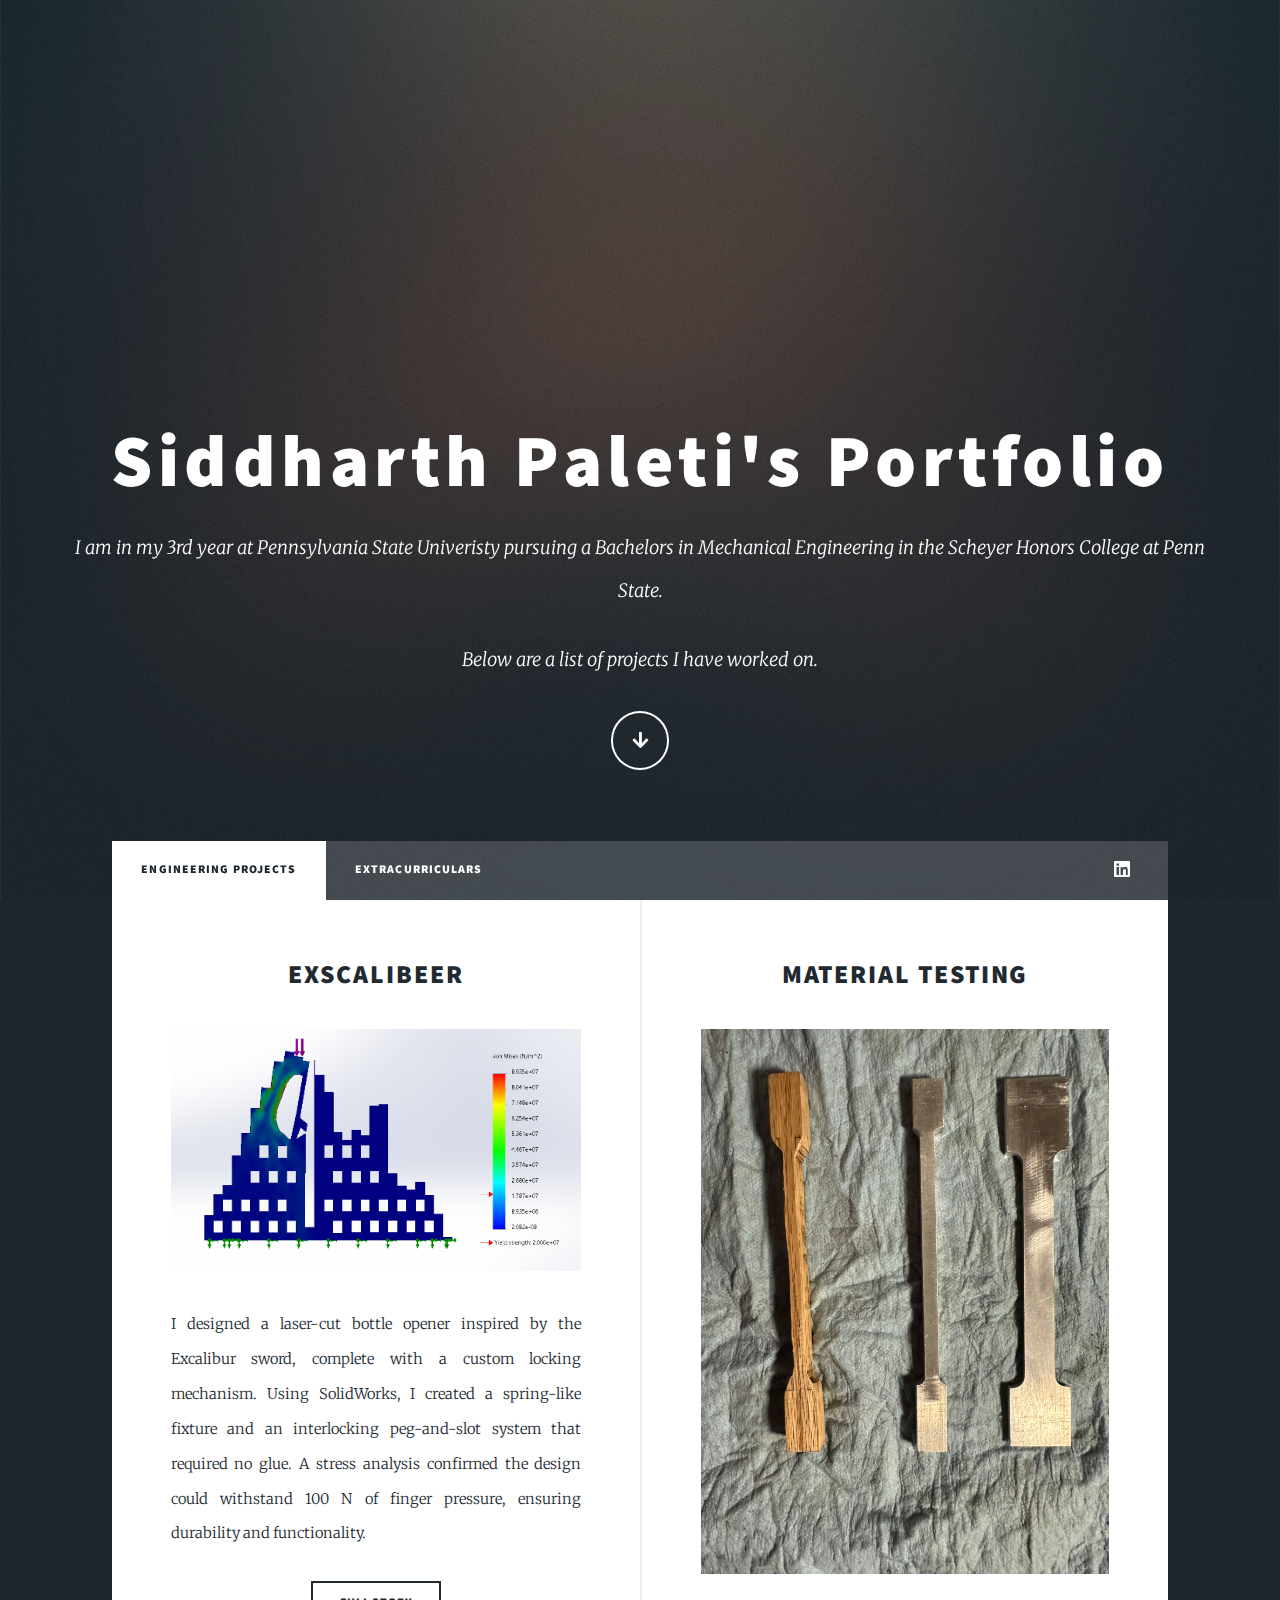
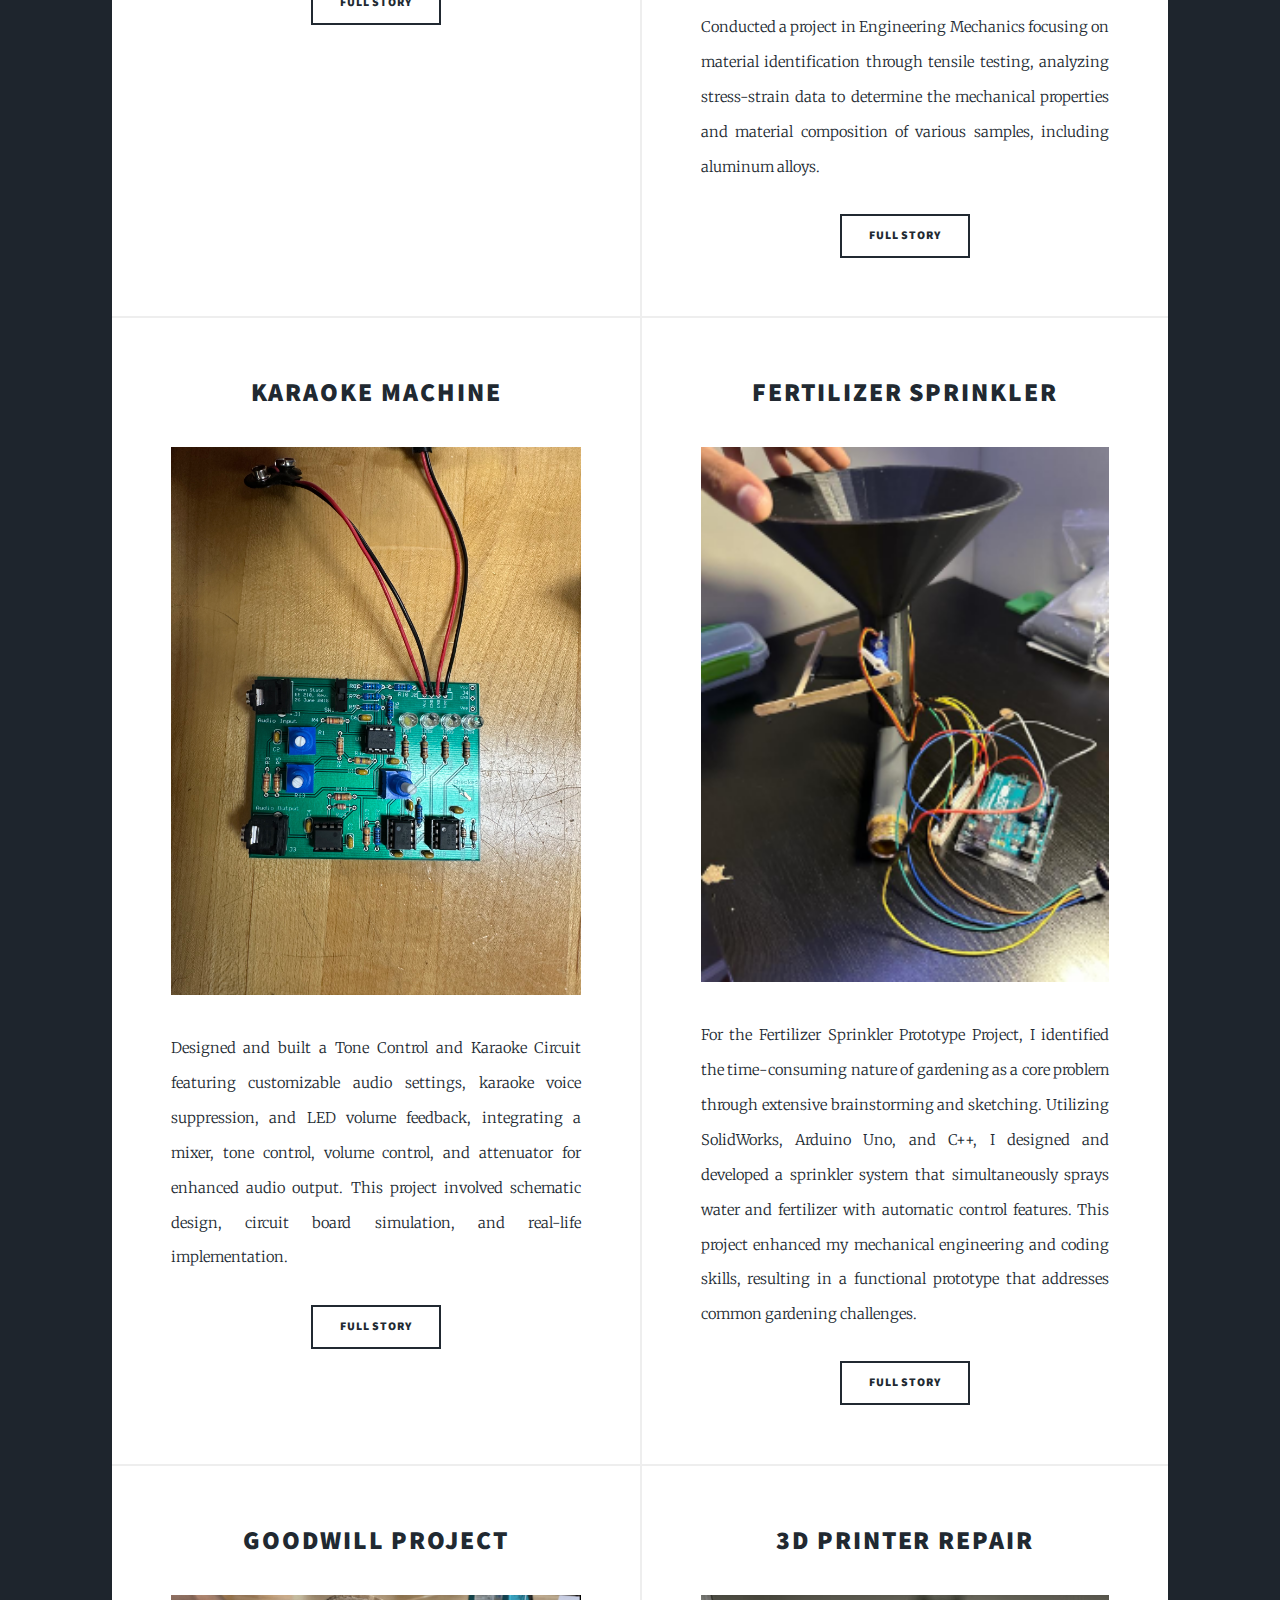
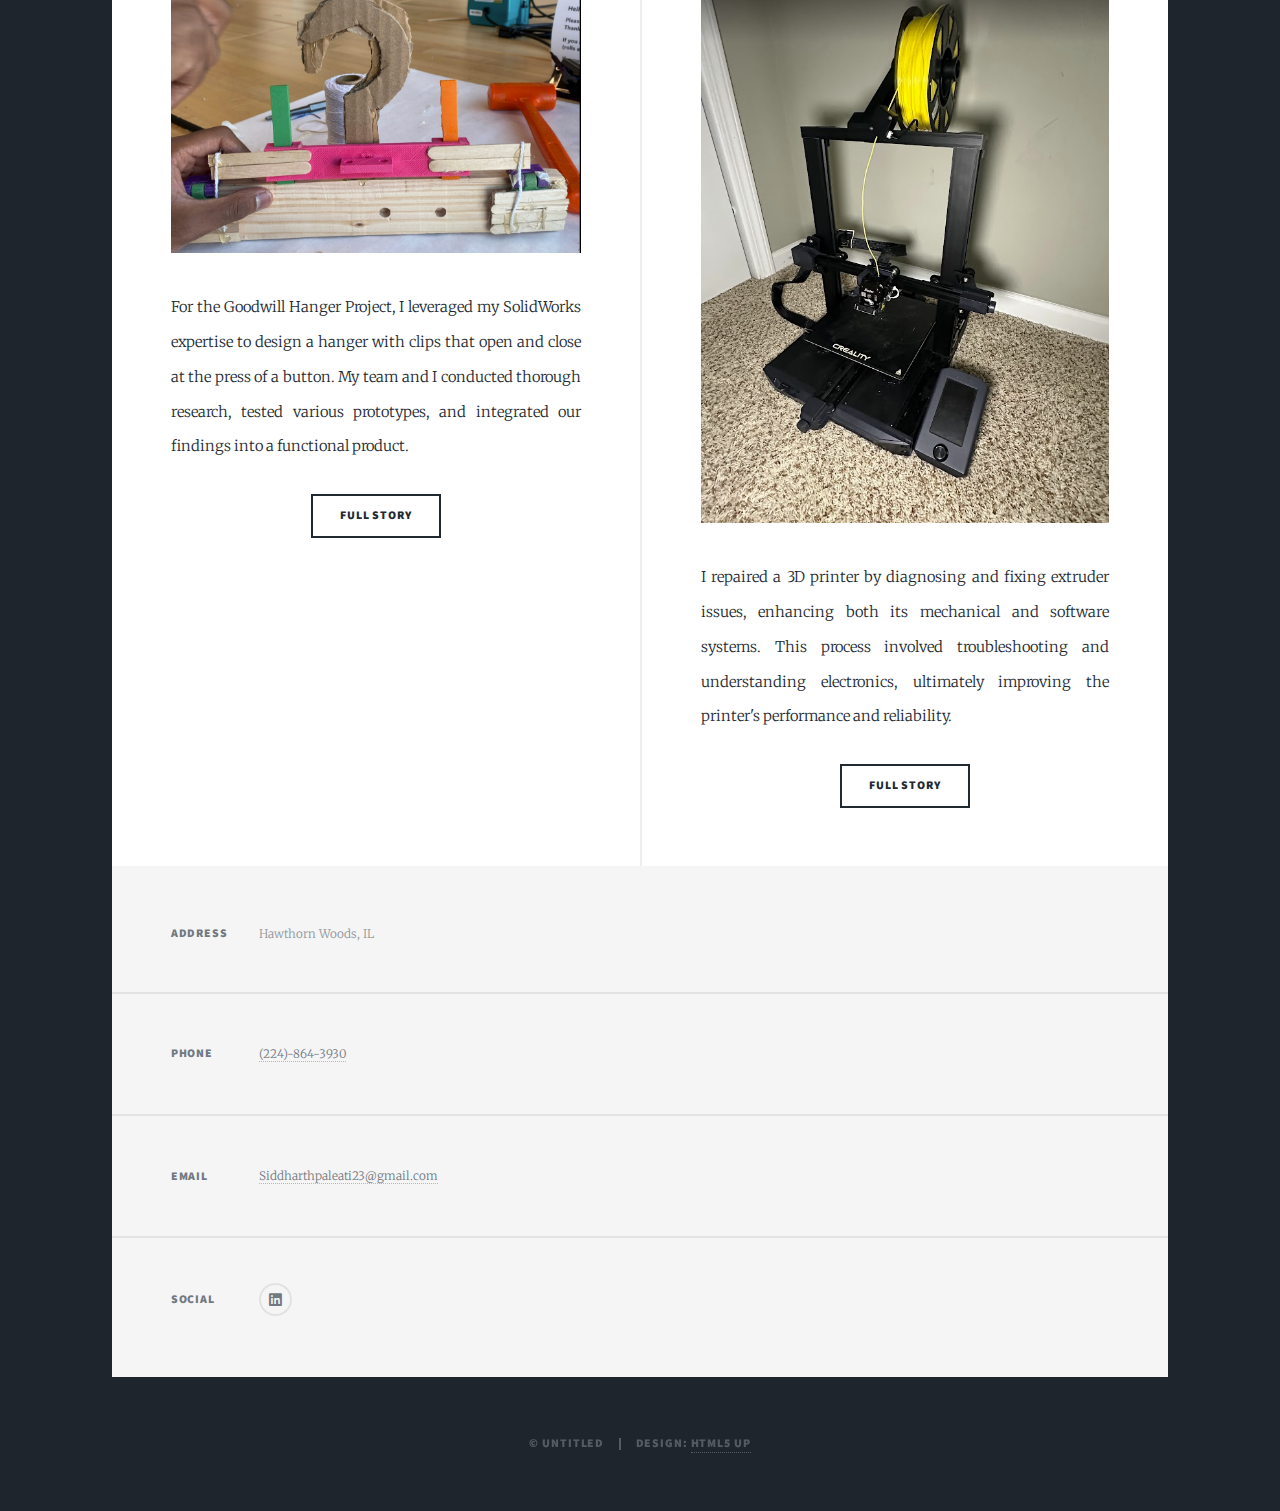
<file: index.html>
<!DOCTYPE HTML>
<!--
	Massively by HTML5 UP
	html5up.net | @ajlkn
	Free for personal and commercial use under the CCA 3.0 license (html5up.net/license)
-->
<html>
	<head>
		<title>Siddharth's Portfolio</title>
		<meta charset="utf-8" />
		<meta name="viewport" content="width=device-width, initial-scale=1, user-scalable=no" />
		<link rel="stylesheet" href="assets/css/main.css" />
		<noscript><link rel="stylesheet" href="assets/css/noscript.css" /></noscript>
	</head>
	<body class="is-preload">

		<!-- Wrapper -->
			<div id="wrapper" class="fade-in">

				<!-- Intro -->
					<div id="intro">
						<h1>Siddharth Paleti's Portfolio<br/>
						</h1>
						<p>I am in my 3rd year at Pennsylvania State Univeristy pursuing a Bachelors in Mechanical Engineering in the Scheyer Honors College at Penn State. 
						<p>Below are a list of projects I have worked on. 
						
						<ul class="actions">
							<li><a href="#header" class="button icon solid solo fa-arrow-down scrolly">Continue</a></li>
						</ul>
					</div>

				<!-- Header -->
					<header id="header">
						<a href="https://amaranth-genna-52.tiiny.site/" class="logo">Resume</a>
					</header>

				<!-- Nav -->
					<nav id="nav">
						<ul class="links">
							<li class="active"><a href="index.html">Engineering Projects</a></li>
							<li><a href="generic.html">Extracurriculars</a></li>
							<!--<li><a href="elements.html">Elements Reference</a></li>-->
						</ul>
						<ul class="icons">
							<li><a href="https://www.linkedin.com/in/siddharth-paleati-7998622a8/" class="icon brands fa-linkedin"><span class="label">linkedin</span></a></li>
						</ul>
					</nav>

				<!-- Main -->
					<div id="main">

						<!-- Featured Post -->
						
						<!-- Posts -->
							<section class="posts">
								<article>
									<header>
										<h2><a>Exscalibeer<br />
										</a></h2>
									</header>
									<a class="image fit"><img src="images/Stress.png" alt="" /></a>
									<p>
									I designed a laser-cut bottle opener inspired by the Excalibur sword, complete with a custom locking mechanism. Using SolidWorks, I created a spring-like fixture and an interlocking peg-and-slot system that required no glue. A stress analysis confirmed the design could withstand 100 N of finger pressure, ensuring durability and functionality.	 
									<ul class="actions special">
										<li><a href="https://siddharthpaleati.wordpress.com/exscalibeer/" class="button">Full Story</a></li>
									</ul>
								</article>
								<article>
									<header>
										<h2><a> Material Testing <br />
										</a></h2>
									</header>
									<a class="image fit"><img src="images/Materials.jpg" alt="" /></a>
									<p>Conducted a project in Engineering Mechanics focusing on material identification through tensile testing, analyzing stress-strain data to determine the mechanical properties and material composition of various samples, including aluminum alloys.</p>
									<ul class="actions special">
										<li><a href="https://siddharthpaleati.wordpress.com/material-testing/" class="button">Full Story</a></li>
									</ul>
								</article>
								<article>
									<header>
										<h2><a > Karaoke Machine<br />
										</a></h2>
									</header>
									<a class="image fit"><img src="images/PCB.jpg" alt="" /></a>
									<p>Designed and built a Tone Control and Karaoke Circuit featuring customizable audio settings, karaoke voice suppression, and LED volume feedback, integrating a mixer, tone control, volume control, and attenuator for enhanced audio output. This project involved schematic design, circuit board simulation, and real-life implementation.</p>
									<ul class="actions special">
										<li><a href="https://drive.google.com/file/d/18aDB1iAMbkBAeXdHYRMkFEWTW2IIjPp9/view?usp=sharing" class="button">Full Story</a></li>
									</ul>
								</article>
								<article>
									<header>
										<h2><a>Fertilizer Sprinkler<br />
										</a></h2>
									</header>
									<a class="image fit"><img src="images/A-Sprink.png" alt="" /></a>
									<p>For the Fertilizer Sprinkler Prototype Project, I identified the time-consuming nature of gardening as a core problem through extensive brainstorming and sketching. Utilizing SolidWorks, Arduino Uno, and C++, I designed and developed a sprinkler system that simultaneously sprays water and fertilizer with automatic control features. This project enhanced my mechanical engineering and coding skills, resulting in a functional prototype that addresses common gardening challenges.</p>
									<ul class="actions special">
										<li><a href="https://docs.google.com/presentation/d/1AaMHihWCpOM8q_9Vl_S9y2HuPwMIsce9H816Peqr1RY/edit?usp=sharing" class="button">Full Story</a></li>
									</ul>
								</article>
								<article>
									<header>
										<h2><a>Goodwill Project<br />
										</a></h2>
									</header>
									<a class="image fit"><img src="images/Goodwill.png" alt="" /></a>
									<p>
										For the Goodwill Hanger Project, I leveraged my SolidWorks expertise to design a hanger with clips that open and close at the press of a button. My team and I conducted thorough research, tested various prototypes, and integrated our findings into a functional product. 
									<ul class="actions special">
										<li><a href="https://siddharthpaleati.wordpress.com/goodwill-project/" class="button">Full Story</a></li>
									</ul>
								</article>
								<article>
									<header>
										<h2><a> 3D Printer Repair<br />
										</a></h2>
									</header>
									<a  class="image fit"><img src="images/3D-Printer.png" alt="" /></a>
									<p>I repaired a 3D printer by diagnosing and fixing extruder issues, enhancing both its mechanical and software systems. This process involved troubleshooting and understanding electronics, ultimately improving the printer's performance and reliability.</p>
									<ul class="actions special">
										<li><a href="https://siddharthpaleati.wordpress.com/3d-printer-repair/" class="button">Full Story</a></li>
									</ul>
								</article>
						
							</section>

						<!-- Footer -->
				

					</div>

				<!-- Footer -->
					<footer id="footer">
						
						<section class="split contact">
							<section class="alt">
								<h3>Address</h3>
								<p>Hawthorn Woods, IL<br />
								</p>
							</section>
							<section>
								<h3>Phone</h3>
								<p><a href="#">(224)-864-3930</a></p>
							</section>
							<section>
								<h3>Email</h3>
								<p><a href="#">Siddharthpaleati23@gmail.com</a></p>
							</section>
							<section>
								<h3>Social</h3>
								<ul class="icons alt">
									<li><a href="https://www.linkedin.com/in/siddharth-paleati-7998622a8/" class="icon brands alt fa-linkedin"><span class="label">linkedin</span></a></li>
								</ul>
							</section>
						</section>
					</footer>

				<!-- Copyright -->
					<div id="copyright">
						<ul><li>&copy; Untitled</li><li>Design: <a href="https://html5up.net">HTML5 UP</a></li></ul>
					</div>

			</div>

		<!-- Scripts -->
			<script src="assets/js/jquery.min.js"></script>
			<script src="assets/js/jquery.scrollex.min.js"></script>
			<script src="assets/js/jquery.scrolly.min.js"></script>
			<script src="assets/js/browser.min.js"></script>
			<script src="assets/js/breakpoints.min.js"></script>
			<script src="assets/js/util.js"></script>
			<script src="assets/js/main.js"></script>

	</body>
</html>
</file>
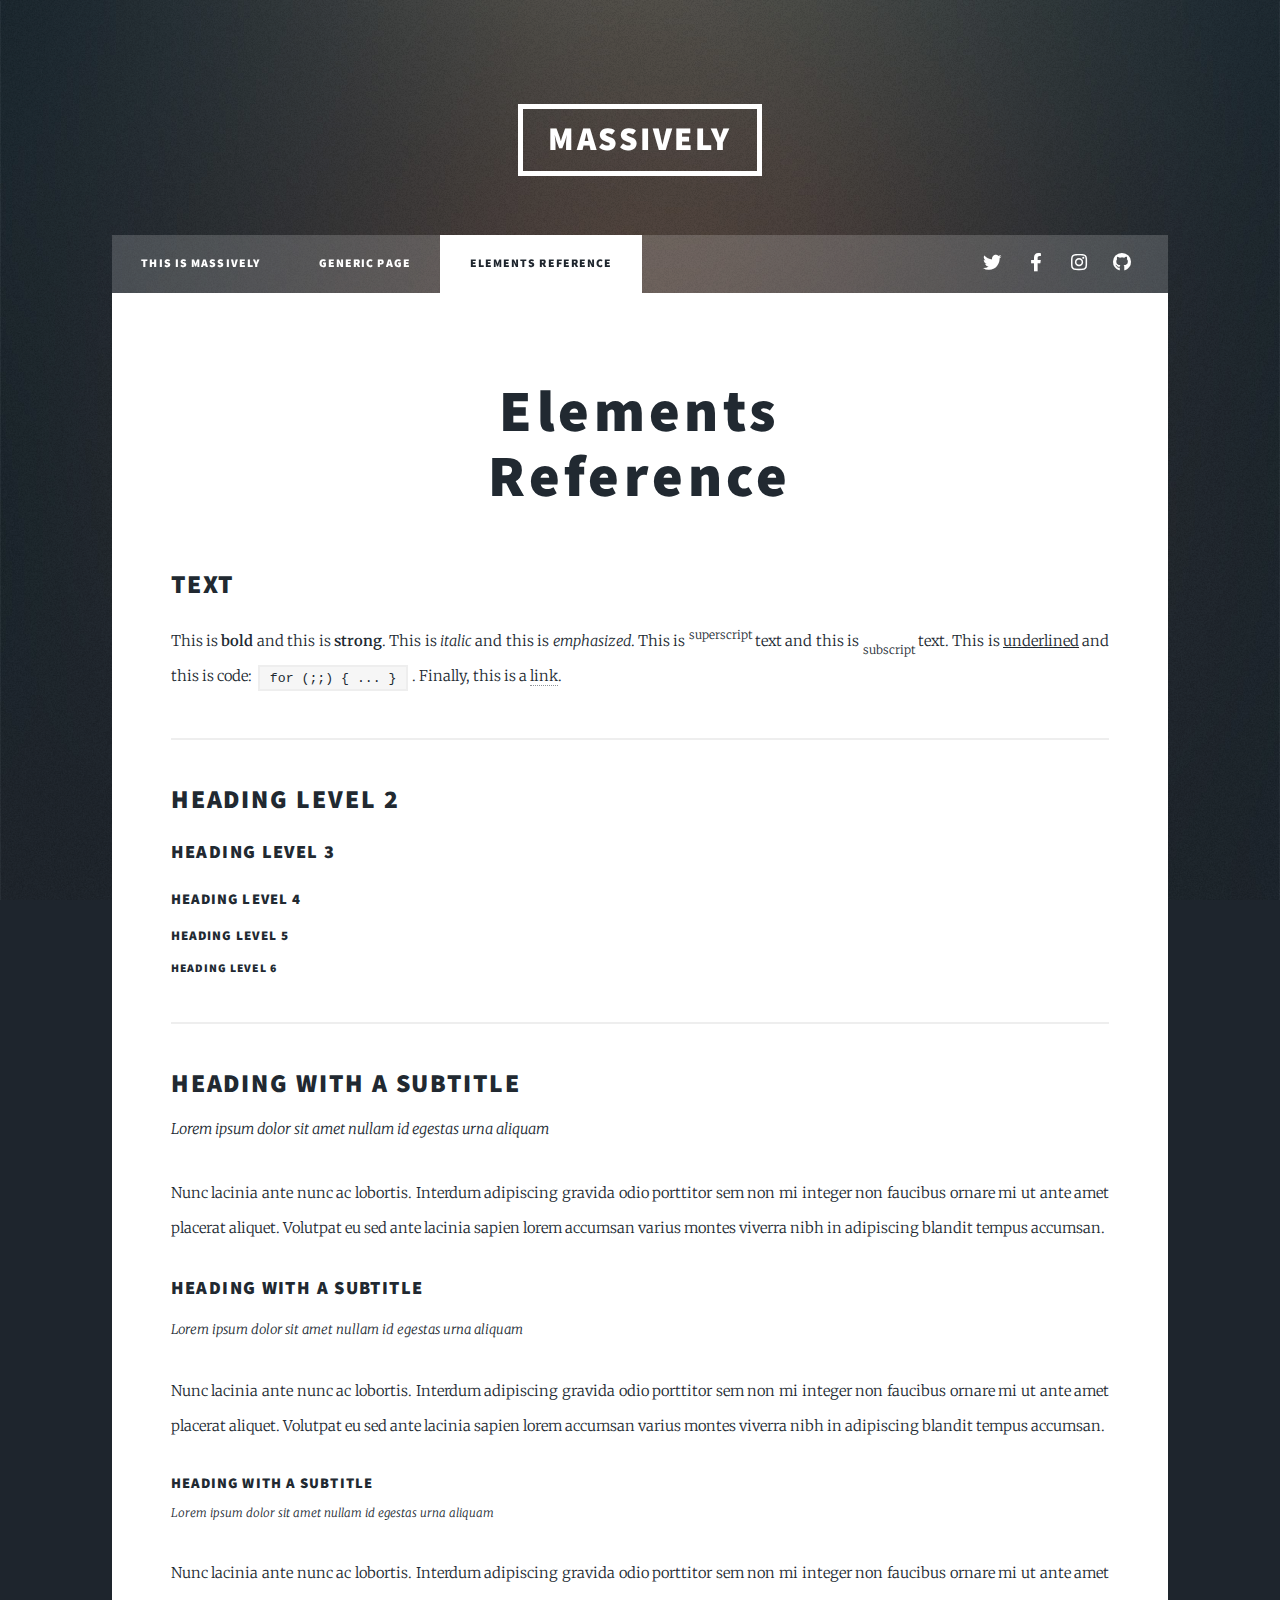
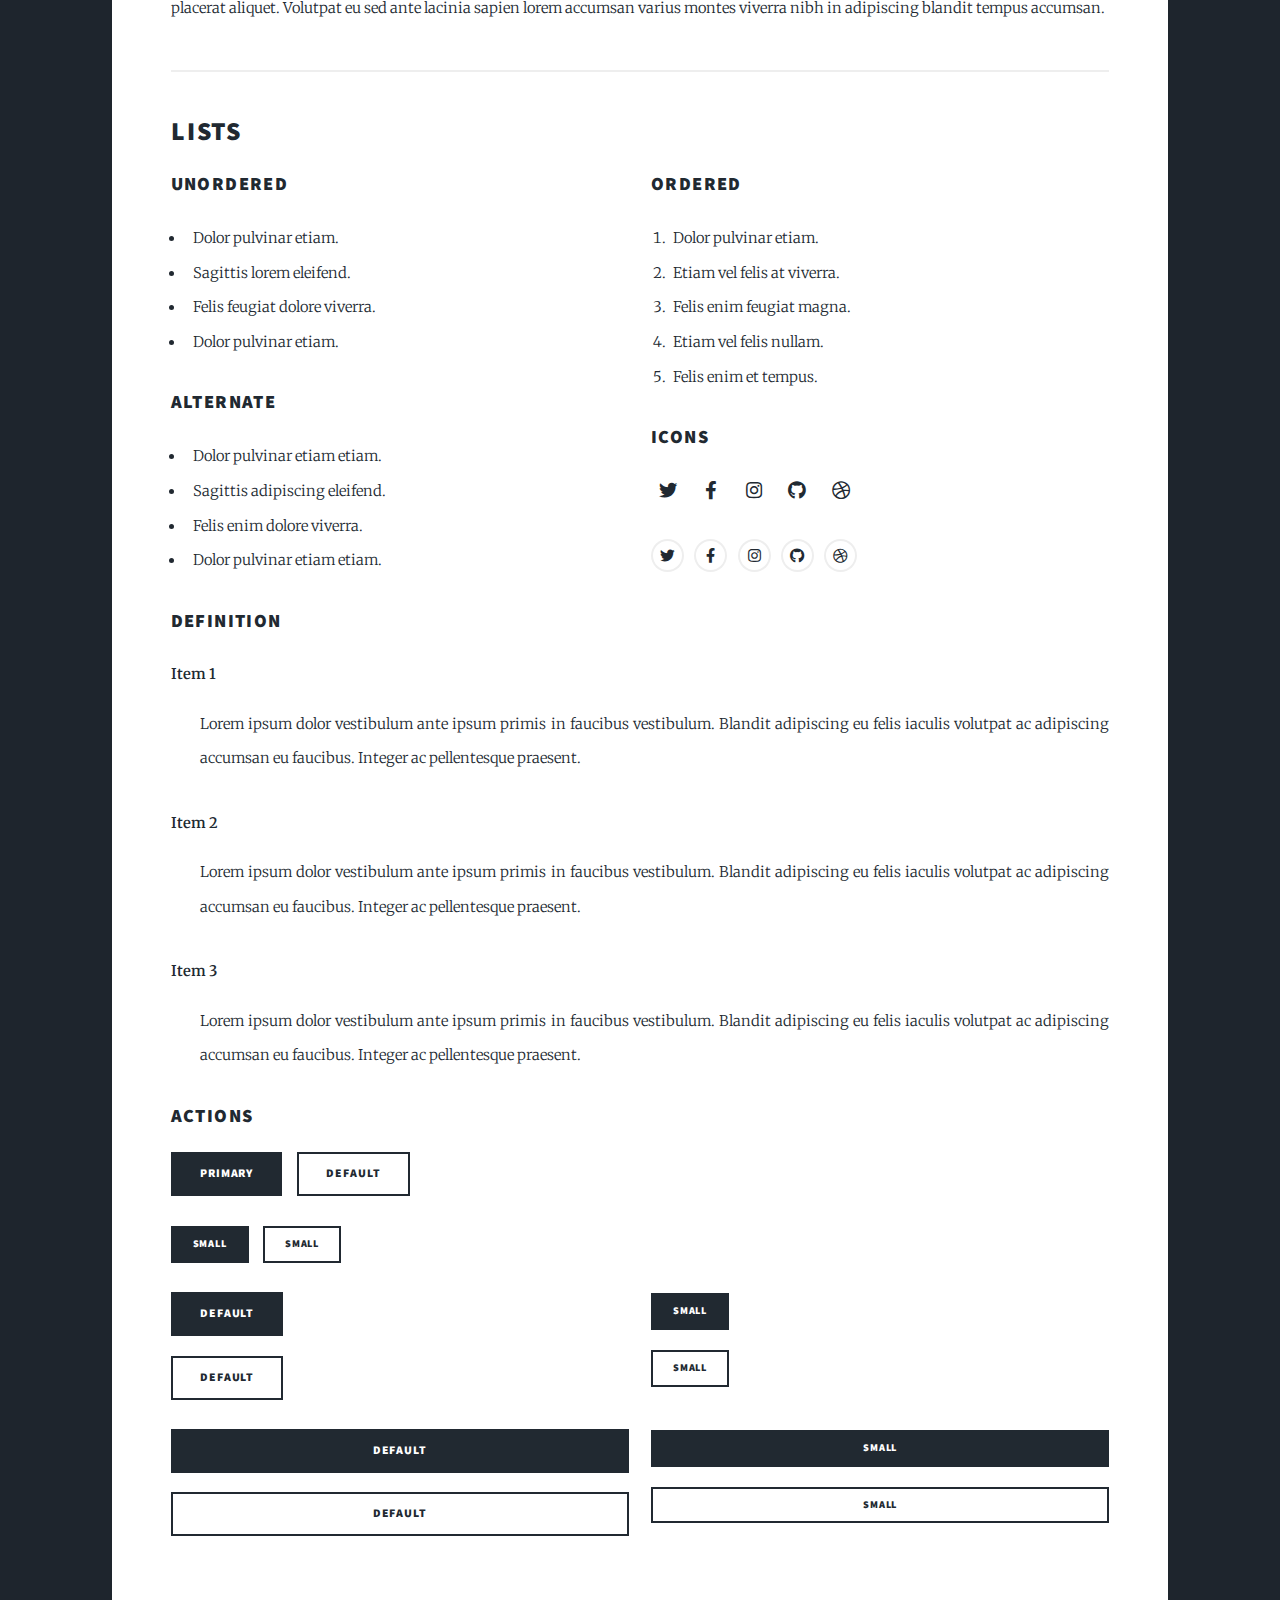
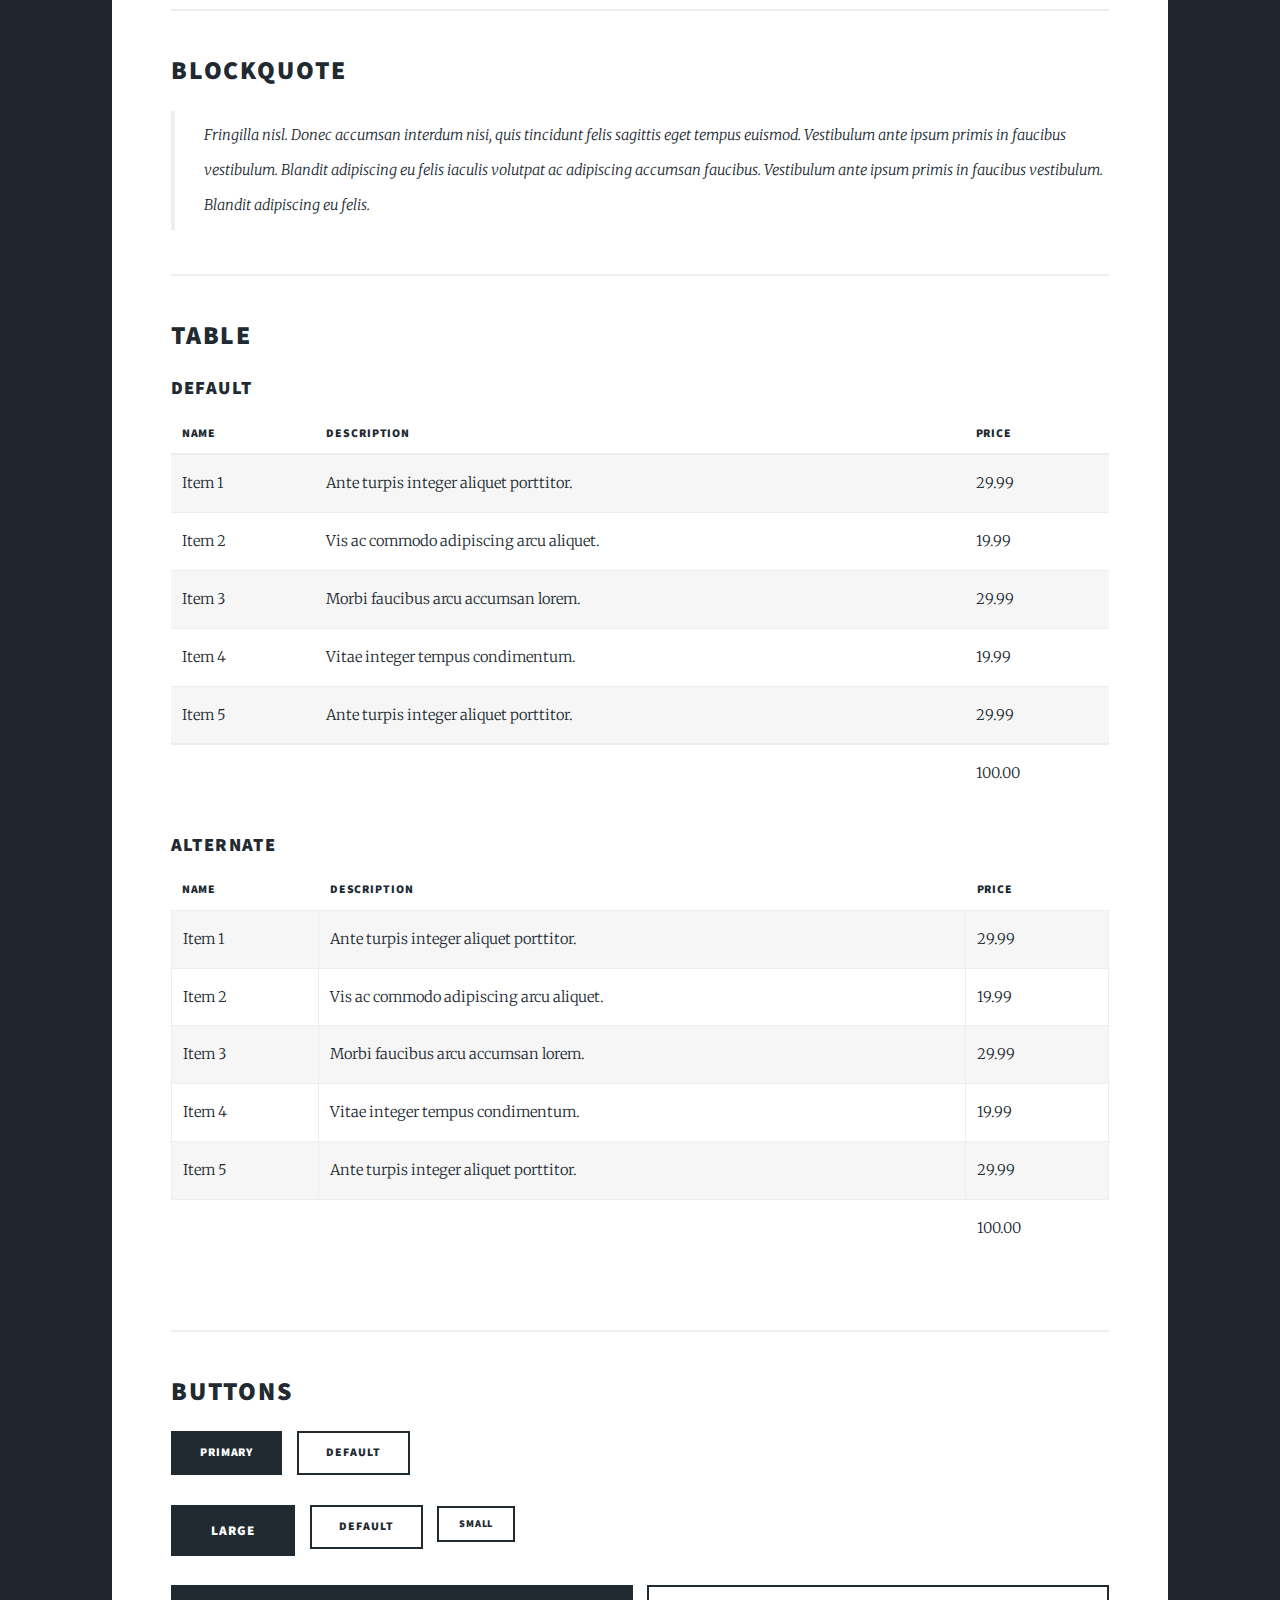
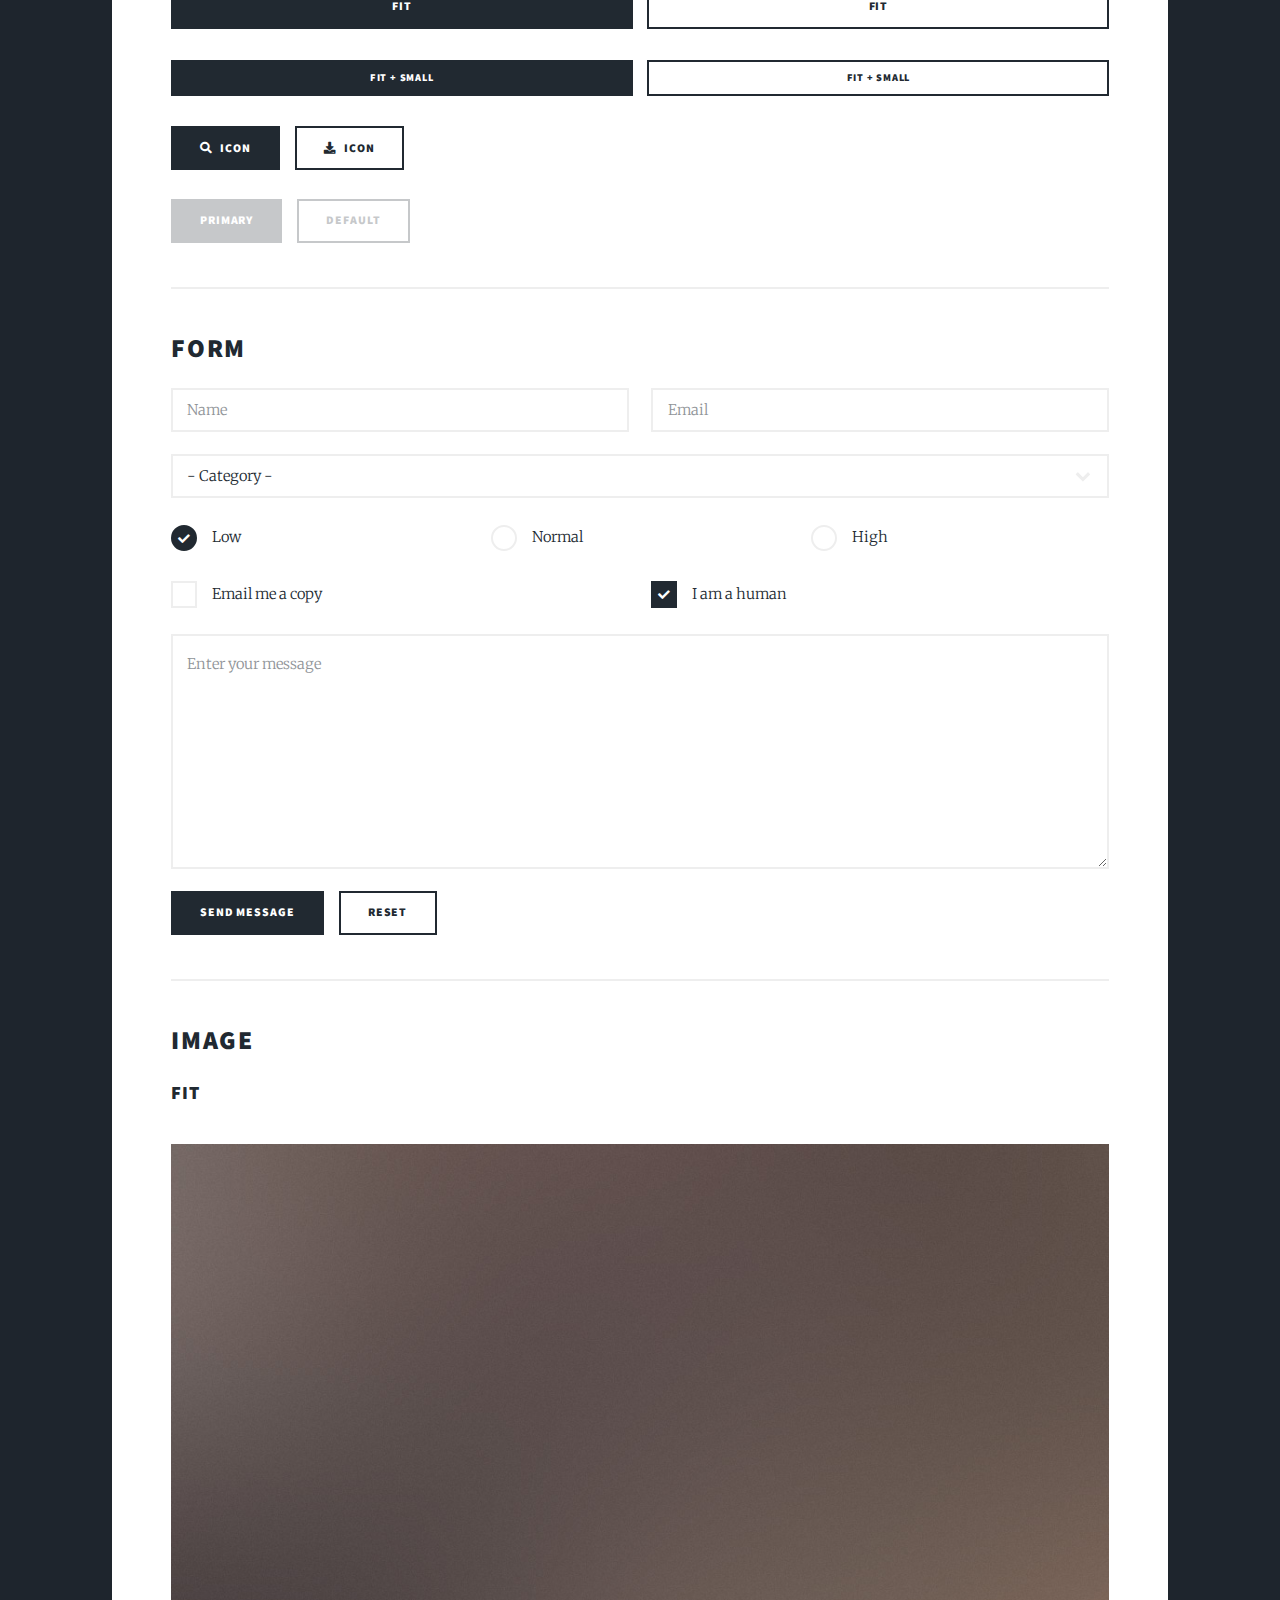
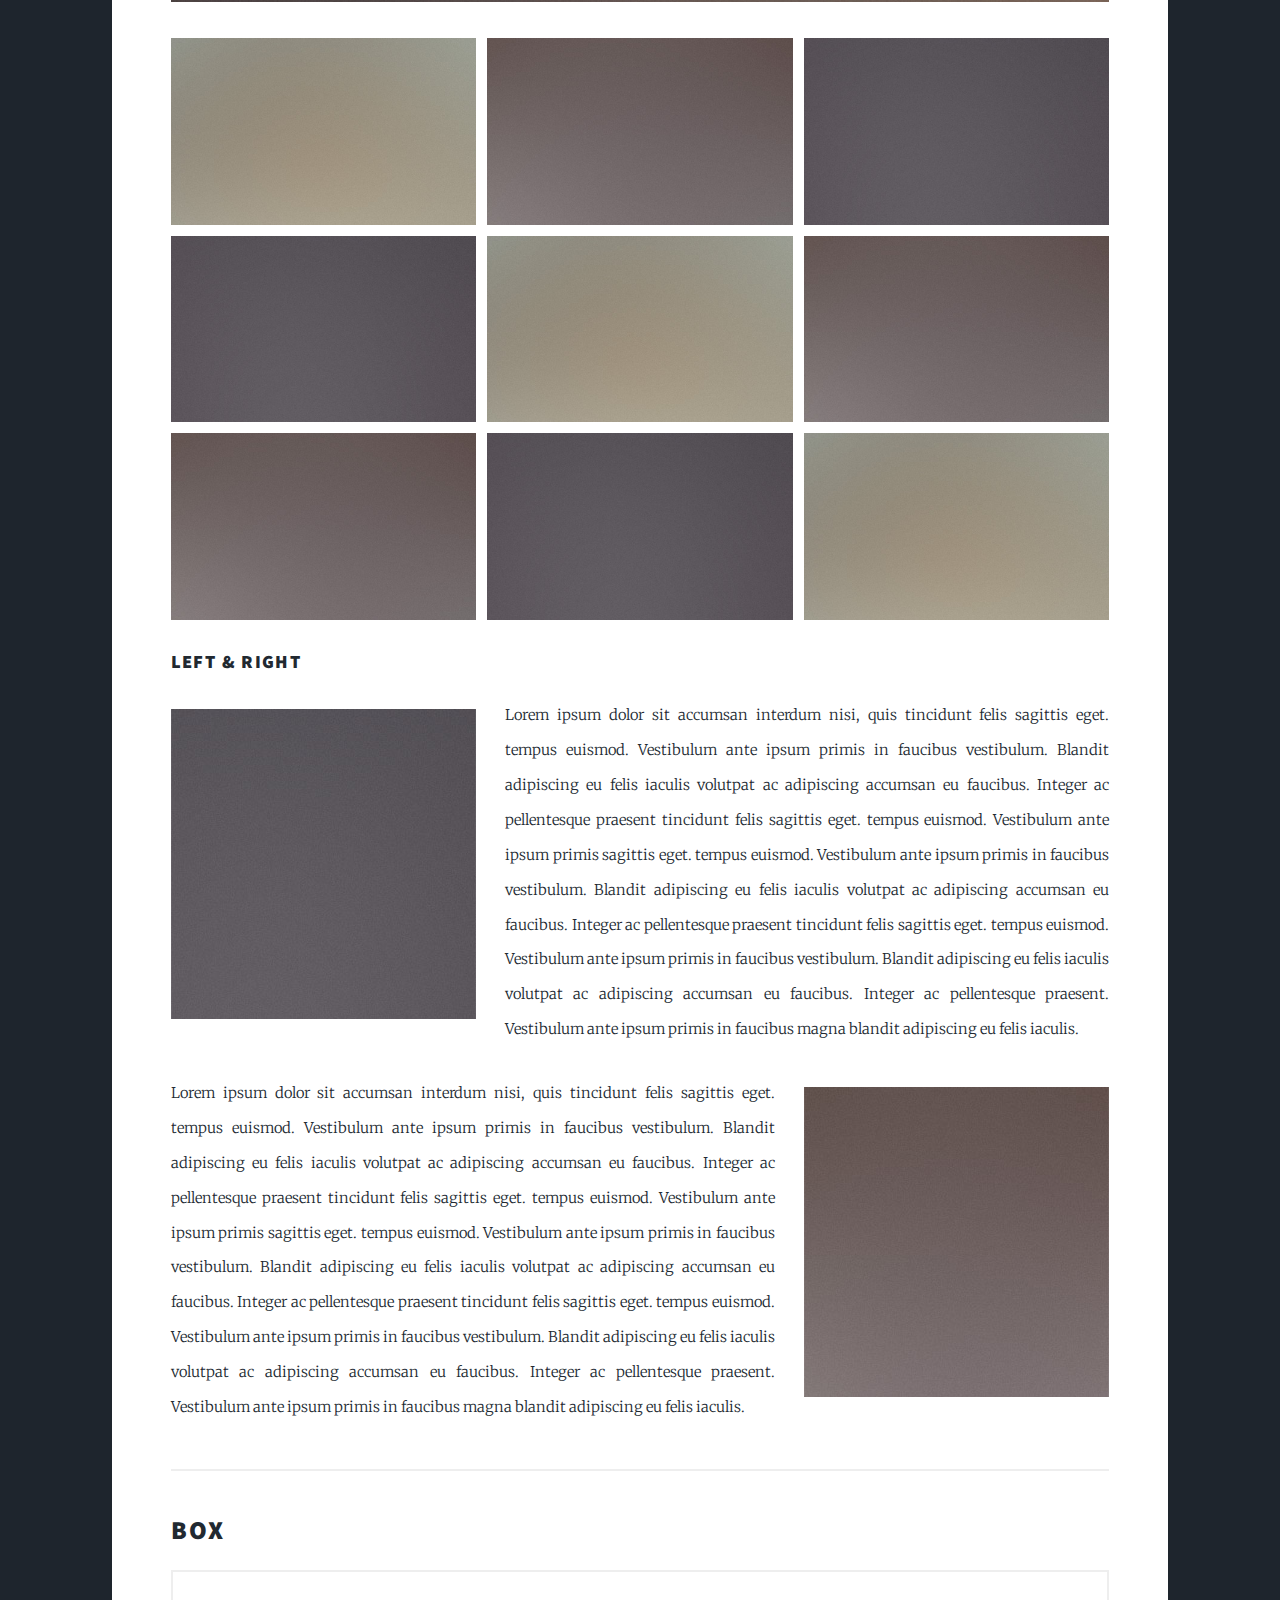
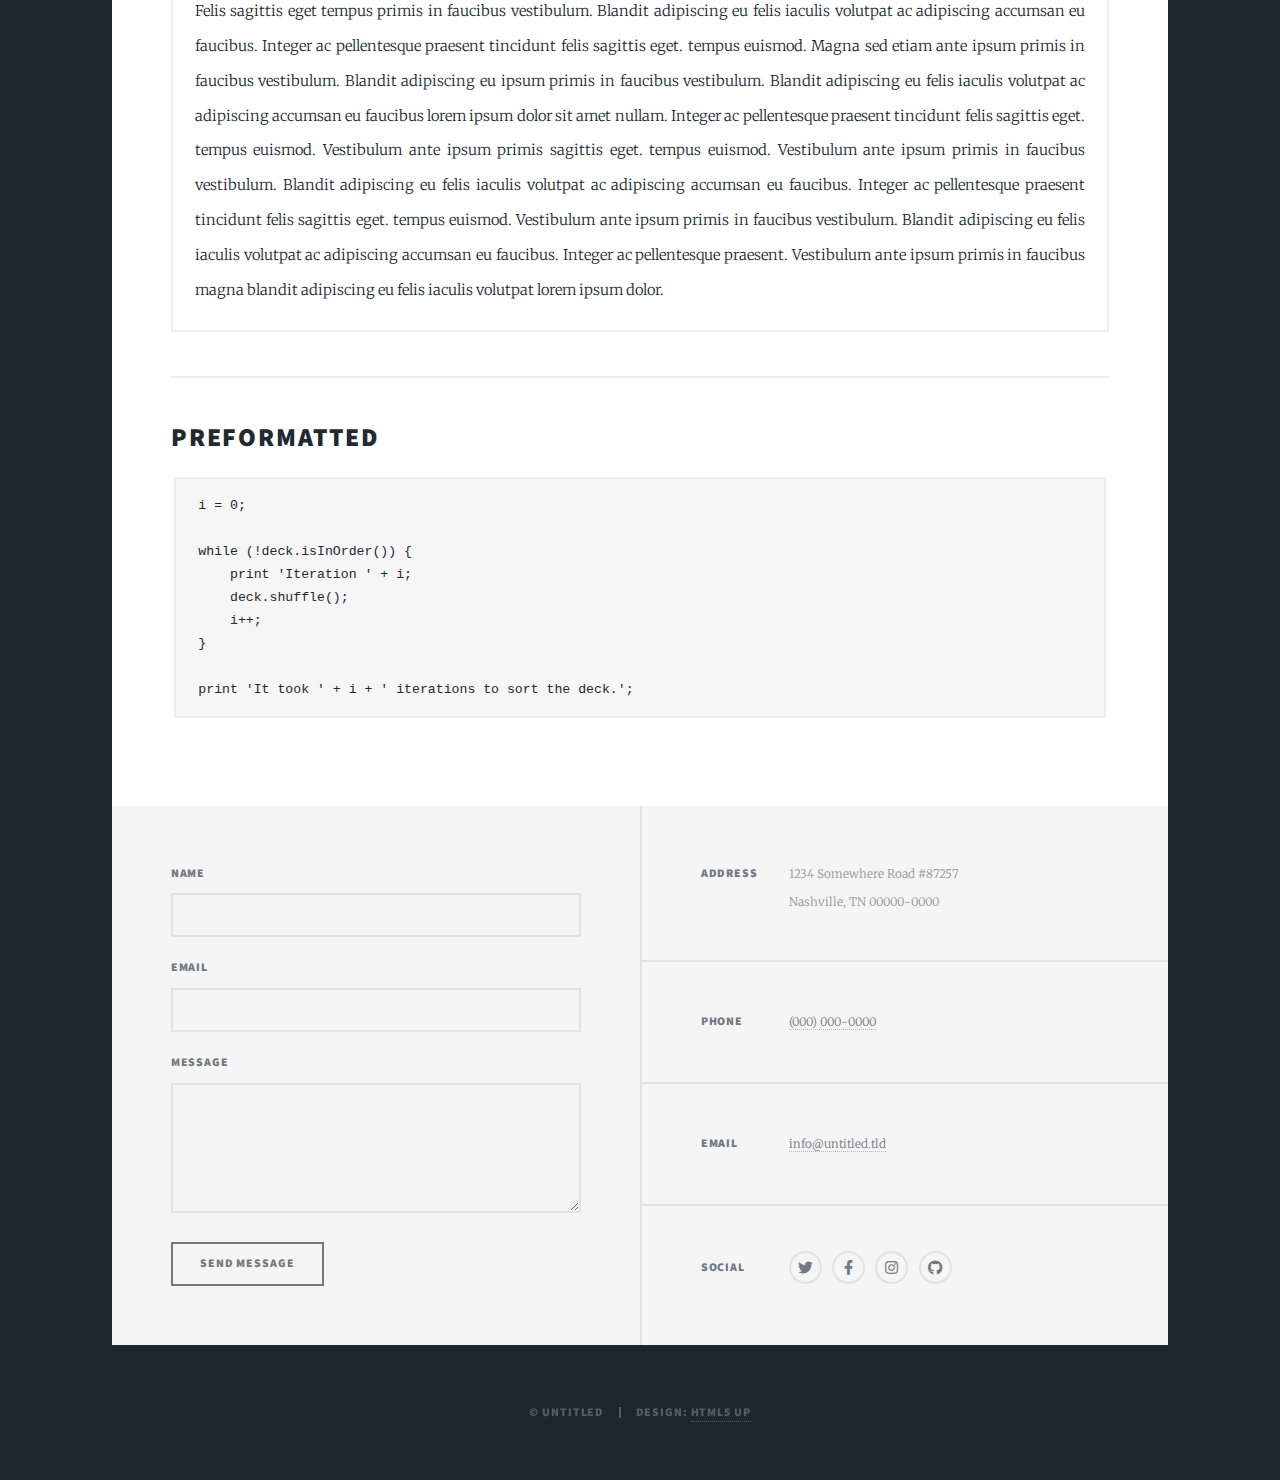
<file: elements.html>
<!DOCTYPE HTML>
<!--
	Massively by HTML5 UP
	html5up.net | @ajlkn
	Free for personal and commercial use under the CCA 3.0 license (html5up.net/license)
-->
<html>
	<head>
		<title>Elements Reference - Massively by HTML5 UP</title>
		<meta charset="utf-8" />
		<meta name="viewport" content="width=device-width, initial-scale=1, user-scalable=no" />
		<link rel="stylesheet" href="assets/css/main.css" />
		<noscript><link rel="stylesheet" href="assets/css/noscript.css" /></noscript>
	</head>
	<body class="is-preload">

		<!-- Wrapper -->
			<div id="wrapper">

				<!-- Header -->
					<header id="header">
						<a href="index.html" class="logo">Massively</a>
					</header>

				<!-- Nav -->
					<nav id="nav">
						<ul class="links">
							<li><a href="index.html">This is Massively</a></li>
							<li><a href="generic.html">Generic Page</a></li>
							<li class="active"><a href="elements.html">Elements Reference</a></li>
						</ul>
						<ul class="icons">
							<li><a href="#" class="icon brands fa-twitter"><span class="label">Twitter</span></a></li>
							<li><a href="#" class="icon brands fa-facebook-f"><span class="label">Facebook</span></a></li>
							<li><a href="#" class="icon brands fa-instagram"><span class="label">Instagram</span></a></li>
							<li><a href="#" class="icon brands fa-github"><span class="label">GitHub</span></a></li>
						</ul>
					</nav>

				<!-- Main -->
					<div id="main">

						<!-- Post -->
							<section class="post">
								<header class="major">
									<h1>Elements<br />
									Reference</h1>
								</header>

								<!-- Text stuff -->
									<h2>Text</h2>
									<p>This is <b>bold</b> and this is <strong>strong</strong>. This is <i>italic</i> and this is <em>emphasized</em>.
									This is <sup>superscript</sup> text and this is <sub>subscript</sub> text.
									This is <u>underlined</u> and this is code: <code>for (;;) { ... }</code>.
									Finally, this is a <a href="#">link</a>.</p>
									<hr />
									<h2>Heading Level 2</h2>
									<h3>Heading Level 3</h3>
									<h4>Heading Level 4</h4>
									<h5>Heading Level 5</h5>
									<h6>Heading Level 6</h6>
									<hr />
									<header>
										<h2>Heading with a Subtitle</h2>
										<p>Lorem ipsum dolor sit amet nullam id egestas urna aliquam</p>
									</header>
									<p>Nunc lacinia ante nunc ac lobortis. Interdum adipiscing gravida odio porttitor sem non mi integer non faucibus ornare mi ut ante amet placerat aliquet. Volutpat eu sed ante lacinia sapien lorem accumsan varius montes viverra nibh in adipiscing blandit tempus accumsan.</p>
									<header>
										<h3>Heading with a Subtitle</h3>
										<p>Lorem ipsum dolor sit amet nullam id egestas urna aliquam</p>
									</header>
									<p>Nunc lacinia ante nunc ac lobortis. Interdum adipiscing gravida odio porttitor sem non mi integer non faucibus ornare mi ut ante amet placerat aliquet. Volutpat eu sed ante lacinia sapien lorem accumsan varius montes viverra nibh in adipiscing blandit tempus accumsan.</p>
									<header>
										<h4>Heading with a Subtitle</h4>
										<p>Lorem ipsum dolor sit amet nullam id egestas urna aliquam</p>
									</header>
									<p>Nunc lacinia ante nunc ac lobortis. Interdum adipiscing gravida odio porttitor sem non mi integer non faucibus ornare mi ut ante amet placerat aliquet. Volutpat eu sed ante lacinia sapien lorem accumsan varius montes viverra nibh in adipiscing blandit tempus accumsan.</p>

									<hr />

								<!-- Lists -->
									<h2>Lists</h2>
									<div class="row">
										<div class="col-6 col-12-small">

											<h3>Unordered</h3>
											<ul>
												<li>Dolor pulvinar etiam.</li>
												<li>Sagittis lorem eleifend.</li>
												<li>Felis feugiat dolore viverra.</li>
												<li>Dolor pulvinar etiam.</li>
											</ul>

											<h3>Alternate</h3>
											<ul class="alt">
												<li>Dolor pulvinar etiam etiam.</li>
												<li>Sagittis adipiscing eleifend.</li>
												<li>Felis enim dolore viverra.</li>
												<li>Dolor pulvinar etiam etiam.</li>
											</ul>

										</div>
										<div class="col-6 col-12-small">

											<h3>Ordered</h3>
											<ol>
												<li>Dolor pulvinar etiam.</li>
												<li>Etiam vel felis at viverra.</li>
												<li>Felis enim feugiat magna.</li>
												<li>Etiam vel felis nullam.</li>
												<li>Felis enim et tempus.</li>
											</ol>

											<h3>Icons</h3>
											<ul class="icons">
												<li><a href="#" class="icon brands fa-twitter"><span class="label">Twitter</span></a></li>
												<li><a href="#" class="icon brands fa-facebook-f"><span class="label">Facebook</span></a></li>
												<li><a href="#" class="icon brands fa-instagram"><span class="label">Instagram</span></a></li>
												<li><a href="#" class="icon brands fa-github"><span class="label">Github</span></a></li>
												<li><a href="#" class="icon brands fa-dribbble"><span class="label">Dribbble</span></a></li>
											</ul>
											<ul class="icons alt">
												<li><a href="#" class="icon brands alt fa-twitter"><span class="label">Twitter</span></a></li>
												<li><a href="#" class="icon brands alt fa-facebook-f"><span class="label">Facebook</span></a></li>
												<li><a href="#" class="icon brands alt fa-instagram"><span class="label">Instagram</span></a></li>
												<li><a href="#" class="icon brands alt fa-github"><span class="label">Github</span></a></li>
												<li><a href="#" class="icon brands alt fa-dribbble"><span class="label">Dribbble</span></a></li>
											</ul>

										</div>
									</div>
									<h3>Definition</h3>
									<dl>
										<dt>Item 1</dt>
										<dd>
											<p>Lorem ipsum dolor vestibulum ante ipsum primis in faucibus vestibulum. Blandit adipiscing eu felis iaculis volutpat ac adipiscing accumsan eu faucibus. Integer ac pellentesque praesent.</p>
										</dd>
										<dt>Item 2</dt>
										<dd>
											<p>Lorem ipsum dolor vestibulum ante ipsum primis in faucibus vestibulum. Blandit adipiscing eu felis iaculis volutpat ac adipiscing accumsan eu faucibus. Integer ac pellentesque praesent.</p>
										</dd>
										<dt>Item 3</dt>
										<dd>
											<p>Lorem ipsum dolor vestibulum ante ipsum primis in faucibus vestibulum. Blandit adipiscing eu felis iaculis volutpat ac adipiscing accumsan eu faucibus. Integer ac pellentesque praesent.</p>
										</dd>
									</dl>

									<h3>Actions</h3>
									<ul class="actions">
										<li><a href="#" class="button primary">Primary</a></li>
										<li><a href="#" class="button">Default</a></li>
									</ul>
									<ul class="actions small">
										<li><a href="#" class="button primary small">Small</a></li>
										<li><a href="#" class="button small">Small</a></li>
									</ul>
									<div class="row">
										<div class="col-6 col-12-small">
											<ul class="actions stacked">
												<li><a href="#" class="button primary">Default</a></li>
												<li><a href="#" class="button">Default</a></li>
											</ul>
										</div>
										<div class="col-6 col-12-small">
											<ul class="actions stacked">
												<li><a href="#" class="button primary small">Small</a></li>
												<li><a href="#" class="button small">Small</a></li>
											</ul>
										</div>
									</div>
									<div class="row">
										<div class="col-6 col-12-small">
											<ul class="actions stacked">
												<li><a href="#" class="button primary fit">Default</a></li>
												<li><a href="#" class="button fit">Default</a></li>
											</ul>
										</div>
										<div class="col-6 col-12-small">
											<ul class="actions stacked">
												<li><a href="#" class="button primary small fit">Small</a></li>
												<li><a href="#" class="button small fit">Small</a></li>
											</ul>
										</div>
									</div>

									<hr />

								<!-- Blockquote -->
									<h2>Blockquote</h2>
									<blockquote>Fringilla nisl. Donec accumsan interdum nisi, quis tincidunt felis sagittis eget tempus euismod. Vestibulum ante ipsum primis in faucibus vestibulum. Blandit adipiscing eu felis iaculis volutpat ac adipiscing accumsan faucibus. Vestibulum ante ipsum primis in faucibus vestibulum. Blandit adipiscing eu felis.</blockquote>

									<hr />

								<!-- Table -->
									<h2>Table</h2>

									<h3>Default</h3>
									<div class="table-wrapper">
										<table>
											<thead>
												<tr>
													<th>Name</th>
													<th>Description</th>
													<th>Price</th>
												</tr>
											</thead>
											<tbody>
												<tr>
													<td>Item 1</td>
													<td>Ante turpis integer aliquet porttitor.</td>
													<td>29.99</td>
												</tr>
												<tr>
													<td>Item 2</td>
													<td>Vis ac commodo adipiscing arcu aliquet.</td>
													<td>19.99</td>
												</tr>
												<tr>
													<td>Item 3</td>
													<td> Morbi faucibus arcu accumsan lorem.</td>
													<td>29.99</td>
												</tr>
												<tr>
													<td>Item 4</td>
													<td>Vitae integer tempus condimentum.</td>
													<td>19.99</td>
												</tr>
												<tr>
													<td>Item 5</td>
													<td>Ante turpis integer aliquet porttitor.</td>
													<td>29.99</td>
												</tr>
											</tbody>
											<tfoot>
												<tr>
													<td colspan="2"></td>
													<td>100.00</td>
												</tr>
											</tfoot>
										</table>
									</div>

									<h3>Alternate</h3>
									<div class="table-wrapper">
										<table class="alt">
											<thead>
												<tr>
													<th>Name</th>
													<th>Description</th>
													<th>Price</th>
												</tr>
											</thead>
											<tbody>
												<tr>
													<td>Item 1</td>
													<td>Ante turpis integer aliquet porttitor.</td>
													<td>29.99</td>
												</tr>
												<tr>
													<td>Item 2</td>
													<td>Vis ac commodo adipiscing arcu aliquet.</td>
													<td>19.99</td>
												</tr>
												<tr>
													<td>Item 3</td>
													<td> Morbi faucibus arcu accumsan lorem.</td>
													<td>29.99</td>
												</tr>
												<tr>
													<td>Item 4</td>
													<td>Vitae integer tempus condimentum.</td>
													<td>19.99</td>
												</tr>
												<tr>
													<td>Item 5</td>
													<td>Ante turpis integer aliquet porttitor.</td>
													<td>29.99</td>
												</tr>
											</tbody>
											<tfoot>
												<tr>
													<td colspan="2"></td>
													<td>100.00</td>
												</tr>
											</tfoot>
										</table>
									</div>

									<hr />

								<!-- Buttons -->
									<h2>Buttons</h2>
									<ul class="actions">
										<li><a href="#" class="button primary">Primary</a></li>
										<li><a href="#" class="button">Default</a></li>
									</ul>
									<ul class="actions">
										<li><a href="#" class="button primary large">Large</a></li>
										<li><a href="#" class="button">Default</a></li>
										<li><a href="#" class="button small">Small</a></li>
									</ul>
									<ul class="actions fit">
										<li><a href="#" class="button primary fit">Fit</a></li>
										<li><a href="#" class="button fit">Fit</a></li>
									</ul>
									<ul class="actions fit small">
										<li><a href="#" class="button primary fit small">Fit + Small</a></li>
										<li><a href="#" class="button fit small">Fit + Small</a></li>
									</ul>
									<ul class="actions">
										<li><a href="#" class="button primary icon solid fa-search">Icon</a></li>
										<li><a href="#" class="button icon solid fa-download">Icon</a></li>
									</ul>
									<ul class="actions">
										<li><span class="button primary disabled">Primary</span></li>
										<li><span class="button disabled">Default</span></li>
									</ul>

									<hr />

								<!-- Form -->
									<h2>Form</h2>

									<form method="post" action="#">
										<div class="row gtr-uniform">
											<div class="col-6 col-12-xsmall">
												<input type="text" name="demo-name" id="demo-name" value="" placeholder="Name" />
											</div>
											<div class="col-6 col-12-xsmall">
												<input type="email" name="demo-email" id="demo-email" value="" placeholder="Email" />
											</div>
											<!-- Break -->
											<div class="col-12">
												<select name="demo-category" id="demo-category">
													<option value="">- Category -</option>
													<option value="1">Manufacturing</option>
													<option value="1">Shipping</option>
													<option value="1">Administration</option>
													<option value="1">Human Resources</option>
												</select>
											</div>
											<!-- Break -->
											<div class="col-4 col-12-small">
												<input type="radio" id="demo-priority-low" name="demo-priority" checked>
												<label for="demo-priority-low">Low</label>
											</div>
											<div class="col-4 col-12-small">
												<input type="radio" id="demo-priority-normal" name="demo-priority">
												<label for="demo-priority-normal">Normal</label>
											</div>
											<div class="col-4 col-12-small">
												<input type="radio" id="demo-priority-high" name="demo-priority">
												<label for="demo-priority-high">High</label>
											</div>
											<!-- Break -->
											<div class="col-6 col-12-small">
												<input type="checkbox" id="demo-copy" name="demo-copy">
												<label for="demo-copy">Email me a copy</label>
											</div>
											<div class="col-6 col-12-small">
												<input type="checkbox" id="demo-human" name="demo-human" checked>
												<label for="demo-human">I am a human</label>
											</div>
											<!-- Break -->
											<div class="col-12">
												<textarea name="demo-message" id="demo-message" placeholder="Enter your message" rows="6"></textarea>
											</div>
											<!-- Break -->
											<div class="col-12">
												<ul class="actions">
													<li><input type="submit" value="Send Message" class="primary" /></li>
													<li><input type="reset" value="Reset" /></li>
												</ul>
											</div>
										</div>
									</form>

									<hr />

								<!-- Image -->
									<h2>Image</h2>

									<h3>Fit</h3>
									<span class="image fit"><img src="images/pic01.jpg" alt="" /></span>
									<div class="box alt">
										<div class="row gtr-50 gtr-uniform">
											<div class="col-4"><span class="image fit"><img src="images/pic02.jpg" alt="" /></span></div>
											<div class="col-4"><span class="image fit"><img src="images/pic03.jpg" alt="" /></span></div>
											<div class="col-4"><span class="image fit"><img src="images/pic04.jpg" alt="" /></span></div>
											<!-- Break -->
											<div class="col-4"><span class="image fit"><img src="images/pic04.jpg" alt="" /></span></div>
											<div class="col-4"><span class="image fit"><img src="images/pic02.jpg" alt="" /></span></div>
											<div class="col-4"><span class="image fit"><img src="images/pic03.jpg" alt="" /></span></div>
											<!-- Break -->
											<div class="col-4"><span class="image fit"><img src="images/pic03.jpg" alt="" /></span></div>
											<div class="col-4"><span class="image fit"><img src="images/pic04.jpg" alt="" /></span></div>
											<div class="col-4"><span class="image fit"><img src="images/pic02.jpg" alt="" /></span></div>
										</div>
									</div>

									<h3>Left &amp; Right</h3>
									<p><span class="image left"><img src="images/pic08.jpg" alt="" /></span>Lorem ipsum dolor sit accumsan interdum nisi, quis tincidunt felis sagittis eget. tempus euismod. Vestibulum ante ipsum primis in faucibus vestibulum. Blandit adipiscing eu felis iaculis volutpat ac adipiscing accumsan eu faucibus. Integer ac pellentesque praesent tincidunt felis sagittis eget. tempus euismod. Vestibulum ante ipsum primis sagittis eget. tempus euismod. Vestibulum ante ipsum primis in faucibus vestibulum. Blandit adipiscing eu felis iaculis volutpat ac adipiscing accumsan eu faucibus. Integer ac pellentesque praesent tincidunt felis sagittis eget. tempus euismod. Vestibulum ante ipsum primis in faucibus vestibulum. Blandit adipiscing eu felis iaculis volutpat ac adipiscing accumsan eu faucibus. Integer ac pellentesque praesent. Vestibulum ante ipsum primis in faucibus magna blandit adipiscing eu felis iaculis.</p>
									<p><span class="image right"><img src="images/pic09.jpg" alt="" /></span>Lorem ipsum dolor sit accumsan interdum nisi, quis tincidunt felis sagittis eget. tempus euismod. Vestibulum ante ipsum primis in faucibus vestibulum. Blandit adipiscing eu felis iaculis volutpat ac adipiscing accumsan eu faucibus. Integer ac pellentesque praesent tincidunt felis sagittis eget. tempus euismod. Vestibulum ante ipsum primis sagittis eget. tempus euismod. Vestibulum ante ipsum primis in faucibus vestibulum. Blandit adipiscing eu felis iaculis volutpat ac adipiscing accumsan eu faucibus. Integer ac pellentesque praesent tincidunt felis sagittis eget. tempus euismod. Vestibulum ante ipsum primis in faucibus vestibulum. Blandit adipiscing eu felis iaculis volutpat ac adipiscing accumsan eu faucibus. Integer ac pellentesque praesent. Vestibulum ante ipsum primis in faucibus magna blandit adipiscing eu felis iaculis.</p>

									<hr />

								<!-- Box -->
									<h2>Box</h2>
									<div class="box">
										<p>Felis sagittis eget tempus primis in faucibus vestibulum. Blandit adipiscing eu felis iaculis volutpat ac adipiscing accumsan eu faucibus. Integer ac pellentesque praesent tincidunt felis sagittis eget. tempus euismod. Magna sed etiam ante ipsum primis in faucibus vestibulum. Blandit adipiscing eu ipsum primis in faucibus vestibulum. Blandit adipiscing eu felis iaculis volutpat ac adipiscing accumsan eu faucibus lorem ipsum dolor sit amet nullam. Integer ac pellentesque praesent tincidunt felis sagittis eget. tempus euismod. Vestibulum ante ipsum primis sagittis eget. tempus euismod. Vestibulum ante ipsum primis in faucibus vestibulum. Blandit adipiscing eu felis iaculis volutpat ac adipiscing accumsan eu faucibus. Integer ac pellentesque praesent tincidunt felis sagittis eget. tempus euismod. Vestibulum ante ipsum primis in faucibus vestibulum. Blandit adipiscing eu felis iaculis volutpat ac adipiscing accumsan eu faucibus. Integer ac pellentesque praesent. Vestibulum ante ipsum primis in faucibus magna blandit adipiscing eu felis iaculis volutpat lorem ipsum dolor.</p>
									</div>

									<hr />

								<!-- Preformatted Code -->
									<h2>Preformatted</h2>
									<pre><code>i = 0;

while (!deck.isInOrder()) {
    print 'Iteration ' + i;
    deck.shuffle();
    i++;
}

print 'It took ' + i + ' iterations to sort the deck.';
</code></pre>

							</section>

					</div>

				<!-- Footer -->
					<footer id="footer">
						<section>
							<form method="post" action="#">
								<div class="fields">
									<div class="field">
										<label for="name">Name</label>
										<input type="text" name="name" id="name" />
									</div>
									<div class="field">
										<label for="email">Email</label>
										<input type="text" name="email" id="email" />
									</div>
									<div class="field">
										<label for="message">Message</label>
										<textarea name="message" id="message" rows="3"></textarea>
									</div>
								</div>
								<ul class="actions">
									<li><input type="submit" value="Send Message" /></li>
								</ul>
							</form>
						</section>
						<section class="split contact">
							<section class="alt">
								<h3>Address</h3>
								<p>1234 Somewhere Road #87257<br />
								Nashville, TN 00000-0000</p>
							</section>
							<section>
								<h3>Phone</h3>
								<p><a href="#">(000) 000-0000</a></p>
							</section>
							<section>
								<h3>Email</h3>
								<p><a href="#">info@untitled.tld</a></p>
							</section>
							<section>
								<h3>Social</h3>
								<ul class="icons alt">
									<li><a href="#" class="icon brands alt fa-twitter"><span class="label">Twitter</span></a></li>
									<li><a href="#" class="icon brands alt fa-facebook-f"><span class="label">Facebook</span></a></li>
									<li><a href="#" class="icon brands alt fa-instagram"><span class="label">Instagram</span></a></li>
									<li><a href="#" class="icon brands alt fa-github"><span class="label">GitHub</span></a></li>
								</ul>
							</section>
						</section>
					</footer>

				<!-- Copyright -->
					<div id="copyright">
						<ul><li>&copy; Untitled</li><li>Design: <a href="https://html5up.net">HTML5 UP</a></li></ul>
					</div>

			</div>

		<!-- Scripts -->
			<script src="assets/js/jquery.min.js"></script>
			<script src="assets/js/jquery.scrollex.min.js"></script>
			<script src="assets/js/jquery.scrolly.min.js"></script>
			<script src="assets/js/browser.min.js"></script>
			<script src="assets/js/breakpoints.min.js"></script>
			<script src="assets/js/util.js"></script>
			<script src="assets/js/main.js"></script>

	</body>
</html>
</file>
<file: assets/css/main.css>
@import url(fontawesome-all.min.css);
@import url("https://fonts.googleapis.com/css?family=Merriweather:300,700,300italic,700italic|Source+Sans+Pro:900");

/*
	Massively by HTML5 UP
	html5up.net | @ajlkn
	Free for personal and commercial use under the CCA 3.0 license (html5up.net/license)
*/

html, body, div, span, applet, object,
iframe, h1, h2, h3, h4, h5, h6, p, blockquote,
pre, a, abbr, acronym, address, big, cite,
code, del, dfn, em, img, ins, kbd, q, s, samp,
small, strike, strong, sub, sup, tt, var, b,
u, i, center, dl, dt, dd, ol, ul, li, fieldset,
form, label, legend, table, caption, tbody,
tfoot, thead, tr, th, td, article, aside,
canvas, details, embed, figure, figcaption,
footer, header, hgroup, menu, nav, output, ruby,
section, summary, time, mark, audio, video {
	margin: 0;
	padding: 0;
	border: 0;
	font-size: 100%;
	font: inherit;
	vertical-align: baseline;}

article, aside, details, figcaption, figure,
footer, header, hgroup, menu, nav, section {
	display: block;}

body {
	line-height: 1;
}

ol, ul {
	list-style: none;
}

blockquote, q {
	quotes: none;
}

	blockquote:before, blockquote:after, q:before, q:after {
		content: '';
		content: none;
	}

table {
	border-collapse: collapse;
	border-spacing: 0;
}

body {
	-webkit-text-size-adjust: none;
}

mark {
	background-color: transparent;
	color: inherit;
}

input::-moz-focus-inner {
	border: 0;
	padding: 0;
}

input, select, textarea {
	-moz-appearance: none;
	-webkit-appearance: none;
	-ms-appearance: none;
	appearance: none;
}

/* Basic */

	@-ms-viewport {
		width: device-width;
	}

	body {
		-ms-overflow-style: scrollbar;
	}

	@media screen and (max-width: 480px) {

		html, body {
			min-width: 320px;
		}

	}

	html {
		box-sizing: border-box;
	}

	*, *:before, *:after {
		box-sizing: inherit;
	}

	body {
		background-color: #1e252d;
	}

		body.is-preload *, body.is-preload *:before, body.is-preload *:after {
			-moz-animation: none !important;
			-webkit-animation: none !important;
			-ms-animation: none !important;
			animation: none !important;
			-moz-transition: none !important;
			-webkit-transition: none !important;
			-ms-transition: none !important;
			transition: none !important;
		}

/* Type */

	html {
		font-size: 16pt;
	}

		@media screen and (max-width: 1680px) {

			html {
				font-size: 12pt;
			}

		}

		@media screen and (max-width: 1280px) {

			html {
				font-size: 11pt;
			}

		}

		@media screen and (max-width: 360px) {

			html {
				font-size: 10pt;
			}

		}

	body {
		color: #212931;
	}

	body, input, select, textarea {
		font-family: "Merriweather", Georgia, serif;
		font-weight: 300;
		font-size: 1rem;
		line-height: 2.375;
	}

	a {
		-moz-transition: color 0.2s ease-in-out, background-color 0.2s ease-in-out, border-color 0.2s ease-in-out, box-shadow 0.2s ease-in-out;
		-webkit-transition: color 0.2s ease-in-out, background-color 0.2s ease-in-out, border-color 0.2s ease-in-out, box-shadow 0.2s ease-in-out;
		-ms-transition: color 0.2s ease-in-out, background-color 0.2s ease-in-out, border-color 0.2s ease-in-out, box-shadow 0.2s ease-in-out;
		transition: color 0.2s ease-in-out, background-color 0.2s ease-in-out, border-color 0.2s ease-in-out, box-shadow 0.2s ease-in-out;
		border-bottom: dotted 1px;
		text-decoration: none;
	}

		a:hover {
			border-bottom-color: transparent;
		}

	strong, b {
		font-weight: 600;
	}

	em, i {
		font-style: italic;
	}

	p {
		text-align: justify;
		margin: 0 0 2rem 0;
	}

	h1{
		font-family: "Source Sans Pro", Helvetica, sans-serif;
		font-weight: 900;
		line-height: 1.5;
		letter-spacing: 0.075em;
		margin: 0 0 1rem 0;
	}
	
	h2, h3, h4, h5, h6 {
		font-family: "Source Sans Pro", Helvetica, sans-serif;
		font-weight: 900;
		line-height: 1.5;
		letter-spacing: 0.075em;
		text-transform: uppercase;
		margin: 0 0 1rem 0;
	}

		h1 a, h2 a, h3 a, h4 a, h5 a, h6 a {
			border-bottom: 0;
			color: inherit;
			text-decoration: none;
		}

	h1 {
		font-size: 4rem;
		line-height: 1.1;
		margin: 0 0 2rem 0;
	}

	h2 {
		font-size: 1.75rem;
		line-height: 1.3;
		margin: 0 0 1.5rem 0;
	}

	h3 {
		font-size: 1.25rem;
		margin: 0 0 1.5rem 0;
	}

	h4 {
		font-size: 1rem;
	}

	h5 {
		font-size: 0.9rem;
	}

	h6 {
		font-size: 0.8rem;
	}

	sub {
		font-size: 0.8rem;
		position: relative;
		top: 0.5rem;
	}

	sup {
		font-size: 0.8rem;
		position: relative;
		top: -0.5rem;
	}

	blockquote {
		border-left: solid 4px;
		font-style: italic;
		margin: 0 0 2rem 0;
		padding: 0.5rem 0 0.5rem 2rem;
	}

	code {
		border: solid 2px;
		font-family: "Courier New", monospace;
		font-size: 0.9rem;
		margin: 0 0.25rem;
		padding: 0.25rem 0.65rem;
	}

	pre {
		-webkit-overflow-scrolling: touch;
		font-family: "Courier New", monospace;
		font-size: 0.9rem;
		margin: 0 0 2rem 0;
	}

		pre code {
			display: block;
			line-height: 1.75;
			padding: 1rem 1.5rem;
			overflow-x: auto;
		}

	hr {
		border: 0;
		border-bottom: solid 2px;
		margin: 3rem 0;
	}

		hr.major {
			margin: 5rem 0;
		}

	.align-left {
		text-align: left;
	}

	.align-center {
		text-align: center;
	}

	.align-right {
		text-align: right;
	}

	input, select, textarea {
		color: #212931;
	}

	a {
		color: #212931;
		border-bottom-color: rgba(33, 41, 49, 0.5);
	}

		a:hover {
			border-bottom-color: transparent;
			color: #18bfef !important;
		}

	strong, b {
		color: #212931;
	}

	h1, h2, h3, h4, h5, h6 {
		color: #212931;
	}

	blockquote {
		border-left-color: #eeeeee;
	}

	code {
		background: rgba(220, 220, 220, 0.25);
		border-color: #eeeeee;
	}

	hr {
		border-bottom-color: #eeeeee;
	}

/* Row */

	.row {
		display: flex;
		flex-wrap: wrap;
		box-sizing: border-box;
		align-items: stretch;
	}

		.row > * {
			box-sizing: border-box;
		}

		.row.gtr-uniform > * > :last-child {
			margin-bottom: 0;
		}

		.row.aln-left {
			justify-content: flex-start;
		}

		.row.aln-center {
			justify-content: center;
		}

		.row.aln-right {
			justify-content: flex-end;
		}

		.row.aln-top {
			align-items: flex-start;
		}

		.row.aln-middle {
			align-items: center;
		}

		.row.aln-bottom {
			align-items: flex-end;
		}

		.row > .imp {
			order: -1;
		}

		.row > .col-1 {
			width: 8.33333%;
		}

		.row > .off-1 {
			margin-left: 8.33333%;
		}

		.row > .col-2 {
			width: 16.66667%;
		}

		.row > .off-2 {
			margin-left: 16.66667%;
		}

		.row > .col-3 {
			width: 25%;
		}

		.row > .off-3 {
			margin-left: 25%;
		}

		.row > .col-4 {
			width: 33.33333%;
		}

		.row > .off-4 {
			margin-left: 33.33333%;
		}

		.row > .col-5 {
			width: 41.66667%;
		}

		.row > .off-5 {
			margin-left: 41.66667%;
		}

		.row > .col-6 {
			width: 50%;
		}

		.row > .off-6 {
			margin-left: 50%;
		}

		.row > .col-7 {
			width: 58.33333%;
		}

		.row > .off-7 {
			margin-left: 58.33333%;
		}

		.row > .col-8 {
			width: 66.66667%;
		}

		.row > .off-8 {
			margin-left: 66.66667%;
		}

		.row > .col-9 {
			width: 75%;
		}

		.row > .off-9 {
			margin-left: 75%;
		}

		.row > .col-10 {
			width: 83.33333%;
		}

		.row > .off-10 {
			margin-left: 83.33333%;
		}

		.row > .col-11 {
			width: 91.66667%;
		}

		.row > .off-11 {
			margin-left: 91.66667%;
		}

		.row > .col-12 {
			width: 100%;
		}

		.row > .off-12 {
			margin-left: 100%;
		}

		.row.gtr-0 {
			margin-top: 0;
			margin-left: 0rem;
		}

			.row.gtr-0 > * {
				padding: 0 0 0 0rem;
			}

			.row.gtr-0.gtr-uniform {
				margin-top: 0rem;
			}

				.row.gtr-0.gtr-uniform > * {
					padding-top: 0rem;
				}

		.row.gtr-25 {
			margin-top: 0;
			margin-left: -0.375rem;
		}

			.row.gtr-25 > * {
				padding: 0 0 0 0.375rem;
			}

			.row.gtr-25.gtr-uniform {
				margin-top: -0.375rem;
			}

				.row.gtr-25.gtr-uniform > * {
					padding-top: 0.375rem;
				}

		.row.gtr-50 {
			margin-top: 0;
			margin-left: -0.75rem;
		}

			.row.gtr-50 > * {
				padding: 0 0 0 0.75rem;
			}

			.row.gtr-50.gtr-uniform {
				margin-top: -0.75rem;
			}

				.row.gtr-50.gtr-uniform > * {
					padding-top: 0.75rem;
				}

		.row {
			margin-top: 0;
			margin-left: -1.5rem;
		}

			.row > * {
				padding: 0 0 0 1.5rem;
			}

			.row.gtr-uniform {
				margin-top: -1.5rem;
			}

				.row.gtr-uniform > * {
					padding-top: 1.5rem;
				}

		.row.gtr-150 {
			margin-top: 0;
			margin-left: -2.25rem;
		}

			.row.gtr-150 > * {
				padding: 0 0 0 2.25rem;
			}

			.row.gtr-150.gtr-uniform {
				margin-top: -2.25rem;
			}

				.row.gtr-150.gtr-uniform > * {
					padding-top: 2.25rem;
				}

		.row.gtr-200 {
			margin-top: 0;
			margin-left: -3rem;
		}

			.row.gtr-200 > * {
				padding: 0 0 0 3rem;
			}

			.row.gtr-200.gtr-uniform {
				margin-top: -3rem;
			}

				.row.gtr-200.gtr-uniform > * {
					padding-top: 3rem;
				}

		@media screen and (max-width: 1680px) {

			.row {
				display: flex;
				flex-wrap: wrap;
				box-sizing: border-box;
				align-items: stretch;
			}

				.row > * {
					box-sizing: border-box;
				}

				.row.gtr-uniform > * > :last-child {
					margin-bottom: 0;
				}

				.row.aln-left {
					justify-content: flex-start;
				}

				.row.aln-center {
					justify-content: center;
				}

				.row.aln-right {
					justify-content: flex-end;
				}

				.row.aln-top {
					align-items: flex-start;
				}

				.row.aln-middle {
					align-items: center;
				}

				.row.aln-bottom {
					align-items: flex-end;
				}

				.row > .imp-xlarge {
					order: -1;
				}

				.row > .col-1-xlarge {
					width: 8.33333%;
				}

				.row > .off-1-xlarge {
					margin-left: 8.33333%;
				}

				.row > .col-2-xlarge {
					width: 16.66667%;
				}

				.row > .off-2-xlarge {
					margin-left: 16.66667%;
				}

				.row > .col-3-xlarge {
					width: 25%;
				}

				.row > .off-3-xlarge {
					margin-left: 25%;
				}

				.row > .col-4-xlarge {
					width: 33.33333%;
				}

				.row > .off-4-xlarge {
					margin-left: 33.33333%;
				}

				.row > .col-5-xlarge {
					width: 41.66667%;
				}

				.row > .off-5-xlarge {
					margin-left: 41.66667%;
				}

				.row > .col-6-xlarge {
					width: 50%;
				}

				.row > .off-6-xlarge {
					margin-left: 50%;
				}

				.row > .col-7-xlarge {
					width: 58.33333%;
				}

				.row > .off-7-xlarge {
					margin-left: 58.33333%;
				}

				.row > .col-8-xlarge {
					width: 66.66667%;
				}

				.row > .off-8-xlarge {
					margin-left: 66.66667%;
				}

				.row > .col-9-xlarge {
					width: 75%;
				}

				.row > .off-9-xlarge {
					margin-left: 75%;
				}

				.row > .col-10-xlarge {
					width: 83.33333%;
				}

				.row > .off-10-xlarge {
					margin-left: 83.33333%;
				}

				.row > .col-11-xlarge {
					width: 91.66667%;
				}

				.row > .off-11-xlarge {
					margin-left: 91.66667%;
				}

				.row > .col-12-xlarge {
					width: 100%;
				}

				.row > .off-12-xlarge {
					margin-left: 100%;
				}

				.row.gtr-0 {
					margin-top: 0;
					margin-left: 0rem;
				}

					.row.gtr-0 > * {
						padding: 0 0 0 0rem;
					}

					.row.gtr-0.gtr-uniform {
						margin-top: 0rem;
					}

						.row.gtr-0.gtr-uniform > * {
							padding-top: 0rem;
						}

				.row.gtr-25 {
					margin-top: 0;
					margin-left: -0.375rem;
				}

					.row.gtr-25 > * {
						padding: 0 0 0 0.375rem;
					}

					.row.gtr-25.gtr-uniform {
						margin-top: -0.375rem;
					}

						.row.gtr-25.gtr-uniform > * {
							padding-top: 0.375rem;
						}

				.row.gtr-50 {
					margin-top: 0;
					margin-left: -0.75rem;
				}

					.row.gtr-50 > * {
						padding: 0 0 0 0.75rem;
					}

					.row.gtr-50.gtr-uniform {
						margin-top: -0.75rem;
					}

						.row.gtr-50.gtr-uniform > * {
							padding-top: 0.75rem;
						}

				.row {
					margin-top: 0;
					margin-left: -1.5rem;
				}

					.row > * {
						padding: 0 0 0 1.5rem;
					}

					.row.gtr-uniform {
						margin-top: -1.5rem;
					}

						.row.gtr-uniform > * {
							padding-top: 1.5rem;
						}

				.row.gtr-150 {
					margin-top: 0;
					margin-left: -2.25rem;
				}

					.row.gtr-150 > * {
						padding: 0 0 0 2.25rem;
					}

					.row.gtr-150.gtr-uniform {
						margin-top: -2.25rem;
					}

						.row.gtr-150.gtr-uniform > * {
							padding-top: 2.25rem;
						}

				.row.gtr-200 {
					margin-top: 0;
					margin-left: -3rem;
				}

					.row.gtr-200 > * {
						padding: 0 0 0 3rem;
					}

					.row.gtr-200.gtr-uniform {
						margin-top: -3rem;
					}

						.row.gtr-200.gtr-uniform > * {
							padding-top: 3rem;
						}

		}

		@media screen and (max-width: 1280px) {

			.row {
				display: flex;
				flex-wrap: wrap;
				box-sizing: border-box;
				align-items: stretch;
			}

				.row > * {
					box-sizing: border-box;
				}

				.row.gtr-uniform > * > :last-child {
					margin-bottom: 0;
				}

				.row.aln-left {
					justify-content: flex-start;
				}

				.row.aln-center {
					justify-content: center;
				}

				.row.aln-right {
					justify-content: flex-end;
				}

				.row.aln-top {
					align-items: flex-start;
				}

				.row.aln-middle {
					align-items: center;
				}

				.row.aln-bottom {
					align-items: flex-end;
				}

				.row > .imp-large {
					order: -1;
				}

				.row > .col-1-large {
					width: 8.33333%;
				}

				.row > .off-1-large {
					margin-left: 8.33333%;
				}

				.row > .col-2-large {
					width: 16.66667%;
				}

				.row > .off-2-large {
					margin-left: 16.66667%;
				}

				.row > .col-3-large {
					width: 25%;
				}

				.row > .off-3-large {
					margin-left: 25%;
				}

				.row > .col-4-large {
					width: 33.33333%;
				}

				.row > .off-4-large {
					margin-left: 33.33333%;
				}

				.row > .col-5-large {
					width: 41.66667%;
				}

				.row > .off-5-large {
					margin-left: 41.66667%;
				}

				.row > .col-6-large {
					width: 50%;
				}

				.row > .off-6-large {
					margin-left: 50%;
				}

				.row > .col-7-large {
					width: 58.33333%;
				}

				.row > .off-7-large {
					margin-left: 58.33333%;
				}

				.row > .col-8-large {
					width: 66.66667%;
				}

				.row > .off-8-large {
					margin-left: 66.66667%;
				}

				.row > .col-9-large {
					width: 75%;
				}

				.row > .off-9-large {
					margin-left: 75%;
				}

				.row > .col-10-large {
					width: 83.33333%;
				}

				.row > .off-10-large {
					margin-left: 83.33333%;
				}

				.row > .col-11-large {
					width: 91.66667%;
				}

				.row > .off-11-large {
					margin-left: 91.66667%;
				}

				.row > .col-12-large {
					width: 100%;
				}

				.row > .off-12-large {
					margin-left: 100%;
				}

				.row.gtr-0 {
					margin-top: 0;
					margin-left: 0rem;
				}

					.row.gtr-0 > * {
						padding: 0 0 0 0rem;
					}

					.row.gtr-0.gtr-uniform {
						margin-top: 0rem;
					}

						.row.gtr-0.gtr-uniform > * {
							padding-top: 0rem;
						}

				.row.gtr-25 {
					margin-top: 0;
					margin-left: -0.375rem;
				}

					.row.gtr-25 > * {
						padding: 0 0 0 0.375rem;
					}

					.row.gtr-25.gtr-uniform {
						margin-top: -0.375rem;
					}

						.row.gtr-25.gtr-uniform > * {
							padding-top: 0.375rem;
						}

				.row.gtr-50 {
					margin-top: 0;
					margin-left: -0.75rem;
				}

					.row.gtr-50 > * {
						padding: 0 0 0 0.75rem;
					}

					.row.gtr-50.gtr-uniform {
						margin-top: -0.75rem;
					}

						.row.gtr-50.gtr-uniform > * {
							padding-top: 0.75rem;
						}

				.row {
					margin-top: 0;
					margin-left: -1.5rem;
				}

					.row > * {
						padding: 0 0 0 1.5rem;
					}

					.row.gtr-uniform {
						margin-top: -1.5rem;
					}

						.row.gtr-uniform > * {
							padding-top: 1.5rem;
						}

				.row.gtr-150 {
					margin-top: 0;
					margin-left: -2.25rem;
				}

					.row.gtr-150 > * {
						padding: 0 0 0 2.25rem;
					}

					.row.gtr-150.gtr-uniform {
						margin-top: -2.25rem;
					}

						.row.gtr-150.gtr-uniform > * {
							padding-top: 2.25rem;
						}

				.row.gtr-200 {
					margin-top: 0;
					margin-left: -3rem;
				}

					.row.gtr-200 > * {
						padding: 0 0 0 3rem;
					}

					.row.gtr-200.gtr-uniform {
						margin-top: -3rem;
					}

						.row.gtr-200.gtr-uniform > * {
							padding-top: 3rem;
						}

		}

		@media screen and (max-width: 980px) {

			.row {
				display: flex;
				flex-wrap: wrap;
				box-sizing: border-box;
				align-items: stretch;
			}

				.row > * {
					box-sizing: border-box;
				}

				.row.gtr-uniform > * > :last-child {
					margin-bottom: 0;
				}

				.row.aln-left {
					justify-content: flex-start;
				}

				.row.aln-center {
					justify-content: center;
				}

				.row.aln-right {
					justify-content: flex-end;
				}

				.row.aln-top {
					align-items: flex-start;
				}

				.row.aln-middle {
					align-items: center;
				}

				.row.aln-bottom {
					align-items: flex-end;
				}

				.row > .imp-medium {
					order: -1;
				}

				.row > .col-1-medium {
					width: 8.33333%;
				}

				.row > .off-1-medium {
					margin-left: 8.33333%;
				}

				.row > .col-2-medium {
					width: 16.66667%;
				}

				.row > .off-2-medium {
					margin-left: 16.66667%;
				}

				.row > .col-3-medium {
					width: 25%;
				}

				.row > .off-3-medium {
					margin-left: 25%;
				}

				.row > .col-4-medium {
					width: 33.33333%;
				}

				.row > .off-4-medium {
					margin-left: 33.33333%;
				}

				.row > .col-5-medium {
					width: 41.66667%;
				}

				.row > .off-5-medium {
					margin-left: 41.66667%;
				}

				.row > .col-6-medium {
					width: 50%;
				}

				.row > .off-6-medium {
					margin-left: 50%;
				}

				.row > .col-7-medium {
					width: 58.33333%;
				}

				.row > .off-7-medium {
					margin-left: 58.33333%;
				}

				.row > .col-8-medium {
					width: 66.66667%;
				}

				.row > .off-8-medium {
					margin-left: 66.66667%;
				}

				.row > .col-9-medium {
					width: 75%;
				}

				.row > .off-9-medium {
					margin-left: 75%;
				}

				.row > .col-10-medium {
					width: 83.33333%;
				}

				.row > .off-10-medium {
					margin-left: 83.33333%;
				}

				.row > .col-11-medium {
					width: 91.66667%;
				}

				.row > .off-11-medium {
					margin-left: 91.66667%;
				}

				.row > .col-12-medium {
					width: 100%;
				}

				.row > .off-12-medium {
					margin-left: 100%;
				}

				.row.gtr-0 {
					margin-top: 0;
					margin-left: 0rem;
				}

					.row.gtr-0 > * {
						padding: 0 0 0 0rem;
					}

					.row.gtr-0.gtr-uniform {
						margin-top: 0rem;
					}

						.row.gtr-0.gtr-uniform > * {
							padding-top: 0rem;
						}

				.row.gtr-25 {
					margin-top: 0;
					margin-left: -0.375rem;
				}

					.row.gtr-25 > * {
						padding: 0 0 0 0.375rem;
					}

					.row.gtr-25.gtr-uniform {
						margin-top: -0.375rem;
					}

						.row.gtr-25.gtr-uniform > * {
							padding-top: 0.375rem;
						}

				.row.gtr-50 {
					margin-top: 0;
					margin-left: -0.75rem;
				}

					.row.gtr-50 > * {
						padding: 0 0 0 0.75rem;
					}

					.row.gtr-50.gtr-uniform {
						margin-top: -0.75rem;
					}

						.row.gtr-50.gtr-uniform > * {
							padding-top: 0.75rem;
						}

				.row {
					margin-top: 0;
					margin-left: -1.5rem;
				}

					.row > * {
						padding: 0 0 0 1.5rem;
					}

					.row.gtr-uniform {
						margin-top: -1.5rem;
					}

						.row.gtr-uniform > * {
							padding-top: 1.5rem;
						}

				.row.gtr-150 {
					margin-top: 0;
					margin-left: -2.25rem;
				}

					.row.gtr-150 > * {
						padding: 0 0 0 2.25rem;
					}

					.row.gtr-150.gtr-uniform {
						margin-top: -2.25rem;
					}

						.row.gtr-150.gtr-uniform > * {
							padding-top: 2.25rem;
						}

				.row.gtr-200 {
					margin-top: 0;
					margin-left: -3rem;
				}

					.row.gtr-200 > * {
						padding: 0 0 0 3rem;
					}

					.row.gtr-200.gtr-uniform {
						margin-top: -3rem;
					}

						.row.gtr-200.gtr-uniform > * {
							padding-top: 3rem;
						}

		}

		@media screen and (max-width: 736px) {

			.row {
				display: flex;
				flex-wrap: wrap;
				box-sizing: border-box;
				align-items: stretch;
			}

				.row > * {
					box-sizing: border-box;
				}

				.row.gtr-uniform > * > :last-child {
					margin-bottom: 0;
				}

				.row.aln-left {
					justify-content: flex-start;
				}

				.row.aln-center {
					justify-content: center;
				}

				.row.aln-right {
					justify-content: flex-end;
				}

				.row.aln-top {
					align-items: flex-start;
				}

				.row.aln-middle {
					align-items: center;
				}

				.row.aln-bottom {
					align-items: flex-end;
				}

				.row > .imp-small {
					order: -1;
				}

				.row > .col-1-small {
					width: 8.33333%;
				}

				.row > .off-1-small {
					margin-left: 8.33333%;
				}

				.row > .col-2-small {
					width: 16.66667%;
				}

				.row > .off-2-small {
					margin-left: 16.66667%;
				}

				.row > .col-3-small {
					width: 25%;
				}

				.row > .off-3-small {
					margin-left: 25%;
				}

				.row > .col-4-small {
					width: 33.33333%;
				}

				.row > .off-4-small {
					margin-left: 33.33333%;
				}

				.row > .col-5-small {
					width: 41.66667%;
				}

				.row > .off-5-small {
					margin-left: 41.66667%;
				}

				.row > .col-6-small {
					width: 50%;
				}

				.row > .off-6-small {
					margin-left: 50%;
				}

				.row > .col-7-small {
					width: 58.33333%;
				}

				.row > .off-7-small {
					margin-left: 58.33333%;
				}

				.row > .col-8-small {
					width: 66.66667%;
				}

				.row > .off-8-small {
					margin-left: 66.66667%;
				}

				.row > .col-9-small {
					width: 75%;
				}

				.row > .off-9-small {
					margin-left: 75%;
				}

				.row > .col-10-small {
					width: 83.33333%;
				}

				.row > .off-10-small {
					margin-left: 83.33333%;
				}

				.row > .col-11-small {
					width: 91.66667%;
				}

				.row > .off-11-small {
					margin-left: 91.66667%;
				}

				.row > .col-12-small {
					width: 100%;
				}

				.row > .off-12-small {
					margin-left: 100%;
				}

				.row.gtr-0 {
					margin-top: 0;
					margin-left: 0rem;
				}

					.row.gtr-0 > * {
						padding: 0 0 0 0rem;
					}

					.row.gtr-0.gtr-uniform {
						margin-top: 0rem;
					}

						.row.gtr-0.gtr-uniform > * {
							padding-top: 0rem;
						}

				.row.gtr-25 {
					margin-top: 0;
					margin-left: -0.375rem;
				}

					.row.gtr-25 > * {
						padding: 0 0 0 0.375rem;
					}

					.row.gtr-25.gtr-uniform {
						margin-top: -0.375rem;
					}

						.row.gtr-25.gtr-uniform > * {
							padding-top: 0.375rem;
						}

				.row.gtr-50 {
					margin-top: 0;
					margin-left: -0.75rem;
				}

					.row.gtr-50 > * {
						padding: 0 0 0 0.75rem;
					}

					.row.gtr-50.gtr-uniform {
						margin-top: -0.75rem;
					}

						.row.gtr-50.gtr-uniform > * {
							padding-top: 0.75rem;
						}

				.row {
					margin-top: 0;
					margin-left: -1.5rem;
				}

					.row > * {
						padding: 0 0 0 1.5rem;
					}

					.row.gtr-uniform {
						margin-top: -1.5rem;
					}

						.row.gtr-uniform > * {
							padding-top: 1.5rem;
						}

				.row.gtr-150 {
					margin-top: 0;
					margin-left: -2.25rem;
				}

					.row.gtr-150 > * {
						padding: 0 0 0 2.25rem;
					}

					.row.gtr-150.gtr-uniform {
						margin-top: -2.25rem;
					}

						.row.gtr-150.gtr-uniform > * {
							padding-top: 2.25rem;
						}

				.row.gtr-200 {
					margin-top: 0;
					margin-left: -3rem;
				}

					.row.gtr-200 > * {
						padding: 0 0 0 3rem;
					}

					.row.gtr-200.gtr-uniform {
						margin-top: -3rem;
					}

						.row.gtr-200.gtr-uniform > * {
							padding-top: 3rem;
						}

		}

		@media screen and (max-width: 480px) {

			.row {
				display: flex;
				flex-wrap: wrap;
				box-sizing: border-box;
				align-items: stretch;
			}

				.row > * {
					box-sizing: border-box;
				}

				.row.gtr-uniform > * > :last-child {
					margin-bottom: 0;
				}

				.row.aln-left {
					justify-content: flex-start;
				}

				.row.aln-center {
					justify-content: center;
				}

				.row.aln-right {
					justify-content: flex-end;
				}

				.row.aln-top {
					align-items: flex-start;
				}

				.row.aln-middle {
					align-items: center;
				}

				.row.aln-bottom {
					align-items: flex-end;
				}

				.row > .imp-xsmall {
					order: -1;
				}

				.row > .col-1-xsmall {
					width: 8.33333%;
				}

				.row > .off-1-xsmall {
					margin-left: 8.33333%;
				}

				.row > .col-2-xsmall {
					width: 16.66667%;
				}

				.row > .off-2-xsmall {
					margin-left: 16.66667%;
				}

				.row > .col-3-xsmall {
					width: 25%;
				}

				.row > .off-3-xsmall {
					margin-left: 25%;
				}

				.row > .col-4-xsmall {
					width: 33.33333%;
				}

				.row > .off-4-xsmall {
					margin-left: 33.33333%;
				}

				.row > .col-5-xsmall {
					width: 41.66667%;
				}

				.row > .off-5-xsmall {
					margin-left: 41.66667%;
				}

				.row > .col-6-xsmall {
					width: 50%;
				}

				.row > .off-6-xsmall {
					margin-left: 50%;
				}

				.row > .col-7-xsmall {
					width: 58.33333%;
				}

				.row > .off-7-xsmall {
					margin-left: 58.33333%;
				}

				.row > .col-8-xsmall {
					width: 66.66667%;
				}

				.row > .off-8-xsmall {
					margin-left: 66.66667%;
				}

				.row > .col-9-xsmall {
					width: 75%;
				}

				.row > .off-9-xsmall {
					margin-left: 75%;
				}

				.row > .col-10-xsmall {
					width: 83.33333%;
				}

				.row > .off-10-xsmall {
					margin-left: 83.33333%;
				}

				.row > .col-11-xsmall {
					width: 91.66667%;
				}

				.row > .off-11-xsmall {
					margin-left: 91.66667%;
				}

				.row > .col-12-xsmall {
					width: 100%;
				}

				.row > .off-12-xsmall {
					margin-left: 100%;
				}

				.row.gtr-0 {
					margin-top: 0;
					margin-left: 0rem;
				}

					.row.gtr-0 > * {
						padding: 0 0 0 0rem;
					}

					.row.gtr-0.gtr-uniform {
						margin-top: 0rem;
					}

						.row.gtr-0.gtr-uniform > * {
							padding-top: 0rem;
						}

				.row.gtr-25 {
					margin-top: 0;
					margin-left: -0.375rem;
				}

					.row.gtr-25 > * {
						padding: 0 0 0 0.375rem;
					}

					.row.gtr-25.gtr-uniform {
						margin-top: -0.375rem;
					}

						.row.gtr-25.gtr-uniform > * {
							padding-top: 0.375rem;
						}

				.row.gtr-50 {
					margin-top: 0;
					margin-left: -0.75rem;
				}

					.row.gtr-50 > * {
						padding: 0 0 0 0.75rem;
					}

					.row.gtr-50.gtr-uniform {
						margin-top: -0.75rem;
					}

						.row.gtr-50.gtr-uniform > * {
							padding-top: 0.75rem;
						}

				.row {
					margin-top: 0;
					margin-left: -1.5rem;
				}

					.row > * {
						padding: 0 0 0 1.5rem;
					}

					.row.gtr-uniform {
						margin-top: -1.5rem;
					}

						.row.gtr-uniform > * {
							padding-top: 1.5rem;
						}

				.row.gtr-150 {
					margin-top: 0;
					margin-left: -2.25rem;
				}

					.row.gtr-150 > * {
						padding: 0 0 0 2.25rem;
					}

					.row.gtr-150.gtr-uniform {
						margin-top: -2.25rem;
					}

						.row.gtr-150.gtr-uniform > * {
							padding-top: 2.25rem;
						}

				.row.gtr-200 {
					margin-top: 0;
					margin-left: -3rem;
				}

					.row.gtr-200 > * {
						padding: 0 0 0 3rem;
					}

					.row.gtr-200.gtr-uniform {
						margin-top: -3rem;
					}

						.row.gtr-200.gtr-uniform > * {
							padding-top: 3rem;
						}

		}

		@media screen and (max-width: 360px) {

			.row {
				display: flex;
				flex-wrap: wrap;
				box-sizing: border-box;
				align-items: stretch;
			}

				.row > * {
					box-sizing: border-box;
				}

				.row.gtr-uniform > * > :last-child {
					margin-bottom: 0;
				}

				.row.aln-left {
					justify-content: flex-start;
				}

				.row.aln-center {
					justify-content: center;
				}

				.row.aln-right {
					justify-content: flex-end;
				}

				.row.aln-top {
					align-items: flex-start;
				}

				.row.aln-middle {
					align-items: center;
				}

				.row.aln-bottom {
					align-items: flex-end;
				}

				.row > .imp-xxsmall {
					order: -1;
				}

				.row > .col-1-xxsmall {
					width: 8.33333%;
				}

				.row > .off-1-xxsmall {
					margin-left: 8.33333%;
				}

				.row > .col-2-xxsmall {
					width: 16.66667%;
				}

				.row > .off-2-xxsmall {
					margin-left: 16.66667%;
				}

				.row > .col-3-xxsmall {
					width: 25%;
				}

				.row > .off-3-xxsmall {
					margin-left: 25%;
				}

				.row > .col-4-xxsmall {
					width: 33.33333%;
				}

				.row > .off-4-xxsmall {
					margin-left: 33.33333%;
				}

				.row > .col-5-xxsmall {
					width: 41.66667%;
				}

				.row > .off-5-xxsmall {
					margin-left: 41.66667%;
				}

				.row > .col-6-xxsmall {
					width: 50%;
				}

				.row > .off-6-xxsmall {
					margin-left: 50%;
				}

				.row > .col-7-xxsmall {
					width: 58.33333%;
				}

				.row > .off-7-xxsmall {
					margin-left: 58.33333%;
				}

				.row > .col-8-xxsmall {
					width: 66.66667%;
				}

				.row > .off-8-xxsmall {
					margin-left: 66.66667%;
				}

				.row > .col-9-xxsmall {
					width: 75%;
				}

				.row > .off-9-xxsmall {
					margin-left: 75%;
				}

				.row > .col-10-xxsmall {
					width: 83.33333%;
				}

				.row > .off-10-xxsmall {
					margin-left: 83.33333%;
				}

				.row > .col-11-xxsmall {
					width: 91.66667%;
				}

				.row > .off-11-xxsmall {
					margin-left: 91.66667%;
				}

				.row > .col-12-xxsmall {
					width: 100%;
				}

				.row > .off-12-xxsmall {
					margin-left: 100%;
				}

				.row.gtr-0 {
					margin-top: 0;
					margin-left: 0rem;
				}

					.row.gtr-0 > * {
						padding: 0 0 0 0rem;
					}

					.row.gtr-0.gtr-uniform {
						margin-top: 0rem;
					}

						.row.gtr-0.gtr-uniform > * {
							padding-top: 0rem;
						}

				.row.gtr-25 {
					margin-top: 0;
					margin-left: -0.375rem;
				}

					.row.gtr-25 > * {
						padding: 0 0 0 0.375rem;
					}

					.row.gtr-25.gtr-uniform {
						margin-top: -0.375rem;
					}

						.row.gtr-25.gtr-uniform > * {
							padding-top: 0.375rem;
						}

				.row.gtr-50 {
					margin-top: 0;
					margin-left: -0.75rem;
				}

					.row.gtr-50 > * {
						padding: 0 0 0 0.75rem;
					}

					.row.gtr-50.gtr-uniform {
						margin-top: -0.75rem;
					}

						.row.gtr-50.gtr-uniform > * {
							padding-top: 0.75rem;
						}

				.row {
					margin-top: 0;
					margin-left: -1.5rem;
				}

					.row > * {
						padding: 0 0 0 1.5rem;
					}

					.row.gtr-uniform {
						margin-top: -1.5rem;
					}

						.row.gtr-uniform > * {
							padding-top: 1.5rem;
						}

				.row.gtr-150 {
					margin-top: 0;
					margin-left: -2.25rem;
				}

					.row.gtr-150 > * {
						padding: 0 0 0 2.25rem;
					}

					.row.gtr-150.gtr-uniform {
						margin-top: -2.25rem;
					}

						.row.gtr-150.gtr-uniform > * {
							padding-top: 2.25rem;
						}

				.row.gtr-200 {
					margin-top: 0;
					margin-left: -3rem;
				}

					.row.gtr-200 > * {
						padding: 0 0 0 3rem;
					}

					.row.gtr-200.gtr-uniform {
						margin-top: -3rem;
					}

						.row.gtr-200.gtr-uniform > * {
							padding-top: 3rem;
						}

		}

/* Box */

	.box {
		border: solid 2px;
		margin-bottom: 2rem;
		padding: 1.5rem;
	}

		.box > :last-child,
		.box > :last-child > :last-child,
		.box > :last-child > :last-child > :last-child {
			margin-bottom: 0;
		}

		.box.alt {
			border: 0;
			border-radius: 0;
			padding: 0;
		}

	.box {
		border-color: #eeeeee;
	}

/* Button */

	input[type="submit"],
	input[type="reset"],
	input[type="button"],
	button,
	.button {
		-moz-appearance: none;
		-webkit-appearance: none;
		-ms-appearance: none;
		appearance: none;
		-moz-transition: background-color 0.2s ease-in-out, box-shadow 0.2s ease-in-out, color 0.2s ease-in-out;
		-webkit-transition: background-color 0.2s ease-in-out, box-shadow 0.2s ease-in-out, color 0.2s ease-in-out;
		-ms-transition: background-color 0.2s ease-in-out, box-shadow 0.2s ease-in-out, color 0.2s ease-in-out;
		transition: background-color 0.2s ease-in-out, box-shadow 0.2s ease-in-out, color 0.2s ease-in-out;
		border: 0;
		border-radius: 0;
		cursor: pointer;
		display: inline-block;
		font-family: "Source Sans Pro", Helvetica, sans-serif;
		font-size: 0.8rem;
		font-weight: 900;
		letter-spacing: 0.075em;
		height: 3rem;
		line-height: 3rem;
		padding: 0 2rem;
		text-align: center;
		text-decoration: none;
		text-transform: uppercase;
		white-space: nowrap;
	}

		input[type="submit"].icon:before,
		input[type="reset"].icon:before,
		input[type="button"].icon:before,
		button.icon:before,
		.button.icon:before {
			margin-right: 0.5rem;
		}

		input[type="submit"].icon.solo,
		input[type="reset"].icon.solo,
		input[type="button"].icon.solo,
		button.icon.solo,
		.button.icon.solo {
			position: relative;
			width: 4rem;
			height: 4rem;
			line-height: 4rem;
			border-radius: 4rem;
			text-indent: 4rem;
			overflow: hidden;
			padding: 0;
			white-space: nowrap;
		}

			input[type="submit"].icon.solo:before,
			input[type="reset"].icon.solo:before,
			input[type="button"].icon.solo:before,
			button.icon.solo:before,
			.button.icon.solo:before {
				position: absolute;
				display: block;
				top: 0;
				left: 0;
				width: inherit;
				height: inherit;
				line-height: inherit;
				font-size: 1.25rem;
				margin-right: 0;
				text-align: center;
				text-indent: 0;
			}

		input[type="submit"].fit,
		input[type="reset"].fit,
		input[type="button"].fit,
		button.fit,
		.button.fit {
			width: 100%;
		}

		input[type="submit"].small,
		input[type="reset"].small,
		input[type="button"].small,
		button.small,
		.button.small {
			font-size: 0.7rem;
			height: 2.5rem;
			line-height: 2.5rem;
			padding: 0 1.5rem;
		}

		input[type="submit"].large,
		input[type="reset"].large,
		input[type="button"].large,
		button.large,
		.button.large {
			font-size: 0.9rem;
			height: 3.5rem;
			line-height: 3.5rem;
			padding: 0 2.75rem;
		}

		@media screen and (max-width: 980px) {

			input[type="submit"],
			input[type="reset"],
			input[type="button"],
			button,
			.button {
				font-size: 0.9rem;
				height: 3.25rem;
				line-height: 3.25rem;
			}

				input[type="submit"].large,
				input[type="reset"].large,
				input[type="button"].large,
				button.large,
				.button.large {
					font-size: 1rem;
					height: 3.75rem;
					line-height: 3.75rem;
				}

		}

		input[type="submit"].disabled, input[type="submit"]:disabled,
		input[type="reset"].disabled,
		input[type="reset"]:disabled,
		input[type="button"].disabled,
		input[type="button"]:disabled,
		button.disabled,
		button:disabled,
		.button.disabled,
		.button:disabled {
			pointer-events: none;
			opacity: 0.25;
		}

	input[type="submit"],
	input[type="reset"],
	input[type="button"],
	button,
	.button {
		background-color: transparent;
		box-shadow: inset 0 0 0 2px #212931;
		color: #212931 !important;
	}

		input[type="submit"]:hover,
		input[type="reset"]:hover,
		input[type="button"]:hover,
		button:hover,
		.button:hover {
			box-shadow: inset 0 0 0 2px #18bfef;
			color: #18bfef !important;
		}

		input[type="submit"].primary,
		input[type="reset"].primary,
		input[type="button"].primary,
		button.primary,
		.button.primary {
			background-color: #212931;
			box-shadow: none;
			color: #ffffff !important;
		}

			input[type="submit"].primary:hover,
			input[type="reset"].primary:hover,
			input[type="button"].primary:hover,
			button.primary:hover,
			.button.primary:hover {
				background-color: #18bfef;
			}

/* Form */

	form {
		margin: 0 0 2rem 0;
	}

		form > :last-child {
			margin-bottom: 0;
		}

		form > .fields {
			display: -moz-flex;
			display: -webkit-flex;
			display: -ms-flex;
			display: flex;
			-moz-flex-wrap: wrap;
			-webkit-flex-wrap: wrap;
			-ms-flex-wrap: wrap;
			flex-wrap: wrap;
			width: calc(100% + 3rem);
			margin: -1.5rem 0 2rem -1.5rem;
		}

			form > .fields > .field {
				-moz-flex-grow: 0;
				-webkit-flex-grow: 0;
				-ms-flex-grow: 0;
				flex-grow: 0;
				-moz-flex-shrink: 0;
				-webkit-flex-shrink: 0;
				-ms-flex-shrink: 0;
				flex-shrink: 0;
				padding: 1.5rem 0 0 1.5rem;
				width: calc(100% - 1.5rem);
			}

				form > .fields > .field.half {
					width: calc(50% - 0.75rem);
				}

				form > .fields > .field.third {
					width: calc(100%/3 - 0.5rem);
				}

				form > .fields > .field.quarter {
					width: calc(25% - 0.375rem);
				}

		@media screen and (max-width: 480px) {

			form > .fields {
				width: calc(100% + 3rem);
				margin: -1.5rem 0 2rem -1.5rem;
			}

				form > .fields > .field {
					padding: 1.5rem 0 0 1.5rem;
					width: calc(100% - 1.5rem);
				}

					form > .fields > .field.half {
						width: calc(100% - 1.5rem);
					}

					form > .fields > .field.third {
						width: calc(100% - 1.5rem);
					}

					form > .fields > .field.quarter {
						width: calc(100% - 1.5rem);
					}

		}

	label {
		display: block;
		font-family: "Source Sans Pro", Helvetica, sans-serif;
		font-weight: 900;
		line-height: 1.5;
		letter-spacing: 0.075em;
		font-size: 0.8rem;
		text-transform: uppercase;
		margin: 0 0 0.75rem 0;
	}

		@media screen and (max-width: 980px) {

			label {
				font-size: 0.9rem;
			}

		}

	input[type="text"],
	input[type="password"],
	input[type="email"],
	select,
	textarea {
		-moz-appearance: none;
		-webkit-appearance: none;
		-ms-appearance: none;
		appearance: none;
		background: transparent;
		border-radius: 0;
		border: solid 2px;
		color: inherit;
		display: block;
		outline: 0;
		padding: 0 1rem;
		text-decoration: none;
		width: 100%;
	}

		input[type="text"]:invalid,
		input[type="password"]:invalid,
		input[type="email"]:invalid,
		select:invalid,
		textarea:invalid {
			box-shadow: none;
		}

	select {
		background-size: 1.25rem;
		background-repeat: no-repeat;
		background-position: calc(100% - 1rem) center;
		height: 3rem;
		padding-right: 3rem;
		text-overflow: ellipsis;
	}

		select:focus::-ms-value {
			background-color: transparent;
		}

		select::-ms-expand {
			display: none;
		}

	input[type="text"],
	input[type="password"],
	input[type="email"],
	select {
		height: 3rem;
	}

	textarea {
		padding: 0.75rem 1rem;
	}

	input[type="checkbox"],
	input[type="radio"] {
		-moz-appearance: none;
		-webkit-appearance: none;
		-ms-appearance: none;
		appearance: none;
		display: block;
		float: left;
		margin-right: -2rem;
		opacity: 0;
		width: 1rem;
		z-index: -1;
	}

		input[type="checkbox"] + label,
		input[type="radio"] + label {
			text-decoration: none;
			cursor: pointer;
			display: inline-block;
			font-size: 1rem;
			letter-spacing: 0;
			font-family: "Merriweather", Georgia, serif;
			text-transform: none;
			font-weight: 300;
			padding-left: 2.8rem;
			padding-right: 1rem;
			position: relative;
		}

			input[type="checkbox"] + label:before,
			input[type="radio"] + label:before {
				-moz-osx-font-smoothing: grayscale;
				-webkit-font-smoothing: antialiased;
				display: inline-block;
				font-style: normal;
				font-variant: normal;
				text-rendering: auto;
				line-height: 1;
				text-transform: none !important;
				font-family: 'Font Awesome 5 Free';
				font-weight: 900;
			}

			input[type="checkbox"] + label:before,
			input[type="radio"] + label:before {
				border-radius: 0;
				border: solid 2px;
				content: '';
				display: inline-block;
				font-size: 0.8rem;
				height: 1.8rem;
				left: 0;
				line-height: 1.65rem;
				position: absolute;
				text-align: center;
				top: -0.125rem;
				width: 1.8rem;
			}

		input[type="checkbox"]:checked + label:before,
		input[type="radio"]:checked + label:before {
			content: '\f00c';
		}

	input[type="checkbox"] + label:before {
		border-radius: 0;
	}

	input[type="radio"] + label:before {
		border-radius: 100%;
	}

	::-webkit-input-placeholder {
		opacity: 1.0;
	}

	:-moz-placeholder {
		opacity: 1.0;
	}

	::-moz-placeholder {
		opacity: 1.0;
	}

	:-ms-input-placeholder {
		opacity: 1.0;
	}

	label {
		color: #212931;
	}

	input[type="text"],
	input[type="password"],
	input[type="email"],
	select,
	textarea {
		border-color: #eeeeee;
	}

		input[type="text"]:focus,
		input[type="password"]:focus,
		input[type="email"]:focus,
		select:focus,
		textarea:focus {
			border-color: #18bfef;
		}

	select {
		background-image: url("data:image/svg+xml;charset=utf8,%3Csvg xmlns='http://www.w3.org/2000/svg' width='40' height='40' preserveAspectRatio='none' viewBox='0 0 40 40'%3E%3Cpath d='M9.4,12.3l10.4,10.4l10.4-10.4c0.2-0.2,0.5-0.4,0.9-0.4c0.3,0,0.6,0.1,0.9,0.4l3.3,3.3c0.2,0.2,0.4,0.5,0.4,0.9 c0,0.4-0.1,0.6-0.4,0.9L20.7,31.9c-0.2,0.2-0.5,0.4-0.9,0.4c-0.3,0-0.6-0.1-0.9-0.4L4.3,17.3c-0.2-0.2-0.4-0.5-0.4-0.9 c0-0.4,0.1-0.6,0.4-0.9l3.3-3.3c0.2-0.2,0.5-0.4,0.9-0.4S9.1,12.1,9.4,12.3z' fill='%23eeeeee' /%3E%3C/svg%3E");
	}

		select option {
			background-color: #ffffff;
			color: #212931;
		}

	.select-wrapper:before {
		color: #eeeeee;
	}

	input[type="checkbox"] + label,
	input[type="radio"] + label {
		color: #212931;
	}

		input[type="checkbox"] + label:before,
		input[type="radio"] + label:before {
			border-color: #eeeeee;
		}

	input[type="checkbox"]:checked + label:before,
	input[type="radio"]:checked + label:before {
		background-color: #212931;
		border-color: #212931;
		color: #ffffff;
	}

	input[type="checkbox"]:focus + label:before,
	input[type="radio"]:focus + label:before {
		border-color: #18bfef;
	}

	::-webkit-input-placeholder {
		color: #909498 !important;
	}

	:-moz-placeholder {
		color: #909498 !important;
	}

	::-moz-placeholder {
		color: #909498 !important;
	}

	:-ms-input-placeholder {
		color: #909498 !important;
	}

	.formerize-placeholder {
		color: #909498 !important;
	}

/* Icon */

	.icon {
		text-decoration: none;
		border-bottom: none;
		position: relative;
	}

		.icon:before {
			-moz-osx-font-smoothing: grayscale;
			-webkit-font-smoothing: antialiased;
			display: inline-block;
			font-style: normal;
			font-variant: normal;
			text-rendering: auto;
			line-height: 1;
			text-transform: none !important;
			font-family: 'Font Awesome 5 Free';
			font-weight: 400;
		}

		.icon > .label {
			display: none;
		}

		.icon:before {
			line-height: inherit;
		}

		.icon.solid:before {
			font-weight: 900;
		}

		.icon.brands:before {
			font-family: 'Font Awesome 5 Brands';
		}

/* Image */

	.image {
		border: 0;
		display: inline-block;
		position: relative;
	}

		.image img {
			display: block;
		}

		.image.left, .image.right {
			max-width: 40%;
		}

			.image.left img, .image.right img {
				width: 100%;
			}

		.image.left {
			float: left;
			margin: 0 2rem 2rem 0;
			top: 0.75rem;
		}

		.image.right {
			float: right;
			margin: 0 0 2rem 2rem;
			top: 0.75rem;
		}

		.image.fit {
			display: block;
			margin: 2.5rem 0;
			width: 100%;
		}

			.image.fit:first-child {
				margin-top: 0;
			}

			.image.fit img {
				width: 100%;
			}

		.image.main {
			display: block;
			margin: 4rem 0;
			width: 100%;
		}

			.image.main:first-child {
				margin-top: 0;
			}

			.image.main img {
				width: 100%;
			}

		@media screen and (max-width: 736px) {

			.image.fit {
				margin: 2rem 0;
			}

			.image.main {
				margin: 2rem 0;
			}

		}

	a.image {
		overflow: hidden;
	}

		a.image img {
			-moz-transition: -moz-transform 0.2s ease-out;
			-webkit-transition: -webkit-transform 0.2s ease-out;
			-ms-transition: -ms-transform 0.2s ease-out;
			transition: transform 0.2s ease-out;
		}

		a.image:hover img {
			-moz-transform: scale(1.05);
			-webkit-transform: scale(1.05);
			-ms-transform: scale(1.05);
			transform: scale(1.05);
		}

/* Actions */

	ul.actions {
		display: -moz-flex;
		display: -webkit-flex;
		display: -ms-flex;
		display: flex;
		cursor: default;
		list-style: none;
		margin-left: -1rem;
		padding-left: 0;
	}

		ul.actions li {
			padding: 0 0 0 1rem;
			vertical-align: middle;
		}

		ul.actions.special {
			-moz-justify-content: center;
			-webkit-justify-content: center;
			-ms-justify-content: center;
			justify-content: center;
			width: 100%;
			margin-left: 0;
		}

			ul.actions.special li:first-child {
				padding-left: 0;
			}

		ul.actions.stacked {
			-moz-flex-direction: column;
			-webkit-flex-direction: column;
			-ms-flex-direction: column;
			flex-direction: column;
			margin-left: 0;
		}

			ul.actions.stacked li {
				padding: 1.3rem 0 0 0;
			}

				ul.actions.stacked li:first-child {
					padding-top: 0;
				}

		ul.actions.fit {
			width: calc(100% + 1rem);
		}

			ul.actions.fit li {
				-moz-flex-grow: 1;
				-webkit-flex-grow: 1;
				-ms-flex-grow: 1;
				flex-grow: 1;
				-moz-flex-shrink: 1;
				-webkit-flex-shrink: 1;
				-ms-flex-shrink: 1;
				flex-shrink: 1;
				width: 100%;
			}

				ul.actions.fit li > * {
					width: 100%;
				}

			ul.actions.fit.stacked {
				width: 100%;
			}

		@media screen and (max-width: 480px) {

			ul.actions:not(.fixed) {
				-moz-flex-direction: column;
				-webkit-flex-direction: column;
				-ms-flex-direction: column;
				flex-direction: column;
				margin-left: 0;
				width: 100% !important;
			}

				ul.actions:not(.fixed) li {
					-moz-flex-grow: 1;
					-webkit-flex-grow: 1;
					-ms-flex-grow: 1;
					flex-grow: 1;
					-moz-flex-shrink: 1;
					-webkit-flex-shrink: 1;
					-ms-flex-shrink: 1;
					flex-shrink: 1;
					padding: 1rem 0 0 0;
					text-align: center;
					width: 100%;
				}

					ul.actions:not(.fixed) li > * {
						width: 100%;
					}

					ul.actions:not(.fixed) li:first-child {
						padding-top: 0;
					}

					ul.actions:not(.fixed) li input[type="submit"],
					ul.actions:not(.fixed) li input[type="reset"],
					ul.actions:not(.fixed) li input[type="button"],
					ul.actions:not(.fixed) li button,
					ul.actions:not(.fixed) li .button {
						width: 100%;
					}

						ul.actions:not(.fixed) li input[type="submit"].icon:before,
						ul.actions:not(.fixed) li input[type="reset"].icon:before,
						ul.actions:not(.fixed) li input[type="button"].icon:before,
						ul.actions:not(.fixed) li button.icon:before,
						ul.actions:not(.fixed) li .button.icon:before {
							margin-left: -0.5rem;
						}

		}

/* Icons */

	ul.icons {
		cursor: default;
		list-style: none;
		padding-left: 0;
	}

		ul.icons li {
			display: inline-block;
			padding: 0 0.5rem 0 0;
			vertical-align: middle;
		}

			ul.icons li:last-child {
				padding-right: 0;
			}

			ul.icons li .icon:before {
				width: 2.25rem;
				height: 2.25rem;
				line-height: 2.25rem;
				display: inline-block;
				text-align: center;
				border-radius: 100%;
				font-size: 1.25rem;
			}

		ul.icons.alt li .icon:before {
			-moz-transition: color 0.2s ease-in-out, background-color 0.2s ease-in-out, border-color 0.2s ease-in-out, box-shadow 0.2s ease-in-out;
			-webkit-transition: color 0.2s ease-in-out, background-color 0.2s ease-in-out, border-color 0.2s ease-in-out, box-shadow 0.2s ease-in-out;
			-ms-transition: color 0.2s ease-in-out, background-color 0.2s ease-in-out, border-color 0.2s ease-in-out, box-shadow 0.2s ease-in-out;
			transition: color 0.2s ease-in-out, background-color 0.2s ease-in-out, border-color 0.2s ease-in-out, box-shadow 0.2s ease-in-out;
			font-size: 1rem;
		}

/* List */

	ol {
		list-style: decimal;
		margin: 0 0 2rem 0;
		padding-left: 1.25rem;
	}

		ol li {
			padding-left: 0.25rem;
		}

	ul {
		list-style: disc;
		margin: 0 0 2rem 0;
		padding-left: 1rem;
	}

		ul li {
			padding-left: 0.5rem;
		}

		ul.divided {
			list-style: none;
			padding-left: 0;
		}

			ul.divided li {
				border-top: solid 1px;
				padding: 0.5rem 0;
			}

				ul.divided li:first-child {
					border-top: 0;
					padding-top: 0;
				}

	dl {
		margin: 0 0 2rem 0;
	}

		dl dt {
			display: block;
			font-weight: 600;
			margin: 0 0 1rem 0;
		}

		dl dd {
			margin-left: 2rem;
		}

	ul.divided li {
		border-top-color: #eeeeee;
	}

	ul.icons li a.icon:hover:before {
		color: #18bfef;
	}

	ul.icons.alt li .icon:before {
		box-shadow: inset 0 0 0 2px #eeeeee;
	}

	ul.icons.alt li a.icon:hover:before {
		box-shadow: inset 0 0 0 2px #18bfef;
	}

/* Section/Article */

	section.special, article.special {
		text-align: center;
	}

	header {
		cursor: default;
	}

		header > .date {
			display: block;
			font-size: 0.8rem;
			height: 1;
			margin: 0 0 1rem 0;
			position: relative;
		}

		header > p {
			font-style: italic;
		}

		header > h1 + p {
			font-size: 1.1rem;
			margin-top: -0.5rem;
			line-height: 2;
		}

		header > h2 + p {
			font-size: 1rem;
			margin-top: -0.75rem;
		}

		header > h3 + p {
			font-size: 0.9rem;
			margin-top: -0.75rem;
		}

		header > h4 + p {
			font-size: 0.8rem;
			margin-top: -0.75rem;
		}

		header.major {
			margin: 0 0 4rem 0;
			text-align: center;
		}

			header.major > :last-child {
				margin-bottom: 0;
			}

			header.major > p {
				margin-top: 0;
				text-align: center;
			}

			header.major > .date {
				font-size: 1rem;
				margin: 0 0 4rem 0;
			}

				header.major > .date:before, header.major > .date:after {
					content: '';
					display: block;
					position: absolute;
					top: 50%;
					width: calc(50% - 6rem);
					border-top: solid 2px;
				}

				header.major > .date:before {
					left: 0;
				}

				header.major > .date:after {
					right: 0;
				}

		@media screen and (max-width: 980px) {

			header br {
				display: none;
			}

		}

		@media screen and (max-width: 736px) {

			header.major {
				margin: 0 0 2rem 0;
			}

		}

	header.major .date:before, header.major .date:after {
		border-top-color: #eeeeee;
	}

/* Table */

	.table-wrapper {
		-webkit-overflow-scrolling: touch;
		overflow-x: auto;
	}

	table {
		margin: 0 0 2rem 0;
		width: 100%;
	}

		table tbody tr {
			border: solid 1px;
			border-left: 0;
			border-right: 0;
		}

		table td {
			padding: 0.75rem 0.75rem;
		}

		table th {
			font-family: "Source Sans Pro", Helvetica, sans-serif;
			font-size: 0.8rem;
			font-weight: 900;
			letter-spacing: 0.075em;
			line-height: 1.5;
			padding: 0 0.75rem 0.75rem 0.75rem;
			text-align: left;
			text-transform: uppercase;
		}

			@media screen and (max-width: 980px) {

				table th {
					font-size: 0.9rem;
				}

			}

		table thead {
			border-bottom: solid 2px;
		}

		table tfoot {
			border-top: solid 2px;
		}

		table.alt {
			border-collapse: separate;
		}

			table.alt tbody tr td {
				border: solid 1px;
				border-left-width: 0;
				border-top-width: 0;
			}

				table.alt tbody tr td:first-child {
					border-left-width: 1px;
				}

			table.alt tbody tr:first-child td {
				border-top-width: 1px;
			}

			table.alt thead {
				border-bottom: 0;
			}

			table.alt tfoot {
				border-top: 0;
			}

	table tbody tr {
		border-color: #eeeeee;
	}

		table tbody tr:nth-child(2n + 1) {
			background-color: rgba(220, 220, 220, 0.25);
		}

	table th {
		color: #212931;
	}

	table thead {
		border-bottom-color: #eeeeee;
	}

	table tfoot {
		border-top-color: #eeeeee;
	}

	table.alt tbody tr td {
		border-color: #eeeeee;
	}

/* Pagination */

	.pagination {
		display: -moz-inline-flex;
		display: -webkit-inline-flex;
		display: -ms-inline-flex;
		display: inline-flex;
		-moz-user-select: none;
		-webkit-user-select: none;
		-ms-user-select: none;
		user-select: none;
		cursor: default;
		list-style: none;
		margin: 0 0 2rem 2px;
		padding: 0;
	}

		.pagination a, .pagination span {
			-moz-transition: background-color 0.2s ease-in-out, border-color 0.2s ease-in-out, box-shadow 0.2s ease-in-out, color 0.2s ease-in-out;
			-webkit-transition: background-color 0.2s ease-in-out, border-color 0.2s ease-in-out, box-shadow 0.2s ease-in-out, color 0.2s ease-in-out;
			-ms-transition: background-color 0.2s ease-in-out, border-color 0.2s ease-in-out, box-shadow 0.2s ease-in-out, color 0.2s ease-in-out;
			transition: background-color 0.2s ease-in-out, border-color 0.2s ease-in-out, box-shadow 0.2s ease-in-out, color 0.2s ease-in-out;
			border: solid 2px;
			display: inline-block;
			font-family: "Source Sans Pro", Helvetica, sans-serif;
			font-size: 0.8rem;
			font-weight: 900;
			height: 3rem;
			letter-spacing: 0.075em;
			line-height: calc(3rem - 4px);
			margin-left: -2px;
			min-width: 3rem;
			position: relative;
			text-align: center;
			text-decoration: none;
			text-transform: uppercase;
		}

		.pagination .next, .pagination .previous {
			text-decoration: none;
			padding: 0 1.75rem;
		}

			.pagination .next:before, .pagination .previous:before {
				-moz-osx-font-smoothing: grayscale;
				-webkit-font-smoothing: antialiased;
				display: inline-block;
				font-style: normal;
				font-variant: normal;
				text-rendering: auto;
				line-height: 1;
				text-transform: none !important;
				font-family: 'Font Awesome 5 Free';
				font-weight: 900;
			}

			.pagination .next:before, .pagination .previous:before {
				display: inline-block;
				color: inherit !important;
				line-height: inherit;
			}

		.pagination .previous:before {
			content: '\f104';
			margin-right: 0.9375em;
		}

		.pagination .next:before {
			content: '\f105';
			float: right;
			margin-left: 0.9375em;
		}

		@media screen and (max-width: 980px) {

			.pagination a, .pagination span {
				font-size: 0.9rem;
			}

		}

		@media screen and (max-width: 480px) {

			.pagination .page, .pagination .extra {
				display: none;
			}

		}

	.pagination a, .pagination span {
		border-color: #eeeeee;
	}

	.pagination a {
		color: #212931 !important;
	}

		.pagination a:hover {
			color: #18bfef !important;
			border-color: #18bfef;
			z-index: 1;
		}

			.pagination a:hover + a,
			.pagination a:hover + span {
				border-left-color: #18bfef;
			}

		.pagination a.active {
			background-color: #eeeeee;
		}

	.pagination span {
		color: #eeeeee;
	}

/* Wrapper */

	#wrapper {
		-moz-transition: opacity 0.5s ease;
		-webkit-transition: opacity 0.5s ease;
		-ms-transition: opacity 0.5s ease;
		transition: opacity 0.5s ease;
		position: relative;
		z-index: 1;
		overflow: hidden;
	}

		#wrapper > .bg {
			position: absolute;
			top: 0;
			left: 0;
			width: 100%;
			height: 100%;
			background-color: #212931;
			background-image: url("../../images/overlay.png"), linear-gradient(0deg, rgba(0, 0, 0, 0.1), rgba(0, 0, 0, 0.1)), url("../../images/bg.jpg");
			background-size: auto,								auto,														100% auto;
			background-position: center,								center,														top center;
			background-repeat: repeat,								no-repeat,													no-repeat;
			background-attachment: scroll,								scroll,														scroll;
			z-index: -1;
		}

			#wrapper > .bg.fixed {
				position: fixed;
				width: 100vw;
				height: 100vh;
			}

		#wrapper.fade-in:before {
			pointer-events: none;
			-moz-transition: opacity 1s ease-in-out;
			-webkit-transition: opacity 1s ease-in-out;
			-ms-transition: opacity 1s ease-in-out;
			transition: opacity 1s ease-in-out;
			-moz-transition-delay: 0.75s;
			-webkit-transition-delay: 0.75s;
			-ms-transition-delay: 0.75s;
			transition-delay: 0.75s;
			background: #1e252d;
			content: '';
			display: block;
			height: 100%;
			left: 0;
			opacity: 0;
			position: fixed;
			top: 0;
			width: 100%;
		}

		body.is-preload #wrapper.fade-in:before {
			opacity: 1;
		}

		@media screen and (orientation: portrait) {

			#wrapper > .bg {
				background-size: auto,								auto,														auto 175%;
			}

		}

/* Intro */

	#intro {
		color: #ffffff;
		padding: 8rem 4rem 6rem 4rem ;
		-moz-align-items: center;
		-webkit-align-items: center;
		-ms-align-items: center;
		align-items: center;
		display: -moz-flex;
		display: -webkit-flex;
		display: -ms-flex;
		display: flex;
		-moz-flex-direction: column;
		-webkit-flex-direction: column;
		-ms-flex-direction: column;
		flex-direction: column;
		-moz-justify-content: -moz-flex-end;
		-webkit-justify-content: -webkit-flex-end;
		-ms-justify-content: -ms-flex-end;
		justify-content: flex-end;
		-moz-transition: opacity 1s ease, -moz-transform 1s ease;
		-webkit-transition: opacity 1s ease, -webkit-transform 1s ease;
		-ms-transition: opacity 1s ease, -ms-transform 1s ease;
		transition: opacity 1s ease, transform 1s ease;
		position: relative;
		cursor: default;
		text-align: center;
		z-index: 1;
		min-height: 100vh;
	}

		#intro input, #intro select, #intro textarea {
			color: #ffffff;
		}

		#intro a {
			color: #ffffff;
			border-bottom-color: rgba(255, 255, 255, 0.5);
		}

			#intro a:hover {
				border-bottom-color: transparent;
				color: #18bfef !important;
			}

		#intro strong, #intro b {
			color: #ffffff;
		}

		#intro h1, #intro h2, #intro h3, #intro h4, #intro h5, #intro h6 {
			color: #ffffff;
		}

		#intro blockquote {
			border-left-color: #ffffff;
		}

		#intro code {
			background: rgba(255, 255, 255, 0.075);
			border-color: #ffffff;
		}

		#intro hr {
			border-bottom-color: #ffffff;
		}

		#intro input[type="submit"],
		#intro input[type="reset"],
		#intro input[type="button"],
		#intro button,
		#intro .button {
			background-color: transparent;
			box-shadow: inset 0 0 0 2px #ffffff;
			color: #ffffff !important;
		}

			#intro input[type="submit"]:hover,
			#intro input[type="reset"]:hover,
			#intro input[type="button"]:hover,
			#intro button:hover,
			#intro .button:hover {
				box-shadow: inset 0 0 0 2px #18bfef;
				color: #18bfef !important;
			}

			#intro input[type="submit"].primary,
			#intro input[type="reset"].primary,
			#intro input[type="button"].primary,
			#intro button.primary,
			#intro .button.primary {
				background-color: #ffffff;
				box-shadow: none;
				color: #1e252d !important;
			}

				#intro input[type="submit"].primary:hover,
				#intro input[type="reset"].primary:hover,
				#intro input[type="button"].primary:hover,
				#intro button.primary:hover,
				#intro .button.primary:hover {
					background-color: #18bfef;
				}

		#intro h1 {
			font-size: 5rem;
			line-height: 1;
		}

		#intro p {
			font-size: 1.25rem;
			font-style: italic;
			margin-top: -0.25rem;
			text-align: center;
		}

		#intro + #header {
			margin-top: -20rem;
		}

			#intro + #header .logo {
				-moz-transform: translateY(2rem);
				-webkit-transform: translateY(2rem);
				-ms-transform: translateY(2rem);
				transform: translateY(2rem);
				opacity: 0;
				visibility: hidden;
			}

		#intro.hidden {
			pointer-events: none;
			-moz-transform: translateY(2rem);
			-webkit-transform: translateY(2rem);
			-ms-transform: translateY(2rem);
			transform: translateY(2rem);
			-moz-transition: opacity 0.5s ease, -moz-transform 0.5s ease, visibility 0.5s;
			-webkit-transition: opacity 0.5s ease, -webkit-transform 0.5s ease, visibility 0.5s;
			-ms-transition: opacity 0.5s ease, -ms-transform 0.5s ease, visibility 0.5s;
			transition: opacity 0.5s ease, transform 0.5s ease, visibility 0.5s;
			opacity: 0;
			visibility: hidden;
		}

			#intro.hidden + #header .logo {
				-moz-transform: translateY(0);
				-webkit-transform: translateY(0);
				-ms-transform: translateY(0);
				transform: translateY(0);
				opacity: 1;
				visibility: visible;
			}

		body.is-preload #intro {
			-moz-transform: translateY(2rem);
			-webkit-transform: translateY(2rem);
			-ms-transform: translateY(2rem);
			transform: translateY(2rem);
			opacity: 0;
		}

			body.is-preload #intro:not(.hidden) + #header + #nav {
				-moz-transform: translateY(4rem);
				-webkit-transform: translateY(4rem);
				-ms-transform: translateY(4rem);
				transform: translateY(4rem);
				opacity: 0;
			}

		@media screen and (max-width: 980px) {

			#intro {
				padding: 4rem 4rem 2rem 4rem ;
				min-height: 90vh;
			}

				#intro p br {
					display: none;
				}

				#intro + #header {
					margin-top: -14rem;
				}

		}

		@media screen and (max-width: 736px) {

			#intro {
				padding: 3rem 2rem 1rem 2rem ;
				min-height: 80vh;
			}

				#intro h1 {
					font-size: 3.25rem;
					line-height: 1.1;
					margin-bottom: 1rem;
				}

				#intro p {
					font-size: 1rem;
					margin-top: 0rem;
				}

				#intro .actions {
					display: none;
				}

		}

/* Header */

	#header {
		color: #ffffff;
		-moz-align-items: center;
		-webkit-align-items: center;
		-ms-align-items: center;
		align-items: center;
		display: -moz-flex;
		display: -webkit-flex;
		display: -ms-flex;
		display: flex;
		-moz-flex-direction: column;
		-webkit-flex-direction: column;
		-ms-flex-direction: column;
		flex-direction: column;
		-moz-justify-content: -moz-flex-end;
		-webkit-justify-content: -webkit-flex-end;
		-ms-justify-content: -ms-flex-end;
		justify-content: flex-end;
		pointer-events: none;
		-moz-user-select: none;
		-webkit-user-select: none;
		-ms-user-select: none;
		user-select: none;
		height: 20rem;
		padding-bottom: 8rem;
		position: relative;
		text-align: center;
		z-index: 2;
	}

		#header input, #header select, #header textarea {
			color: #ffffff;
		}

		#header a {
			color: #ffffff;
			border-bottom-color: rgba(255, 255, 255, 0.5);
		}

			#header a:hover {
				border-bottom-color: transparent;
				color: #18bfef !important;
			}

		#header strong, #header b {
			color: #ffffff;
		}

		#header h1, #header h2, #header h3, #header h4, #header h5, #header h6 {
			color: #ffffff;
		}

		#header blockquote {
			border-left-color: #ffffff;
		}

		#header code {
			background: rgba(255, 255, 255, 0.075);
			border-color: #ffffff;
		}

		#header hr {
			border-bottom-color: #ffffff;
		}

		#header .logo {
			-moz-transition: border-color 0.2s ease-in-out, color 0.2s ease-in-out, opacity 0.5s ease, -moz-transform 0.5s ease, visibility 0.5s;
			-webkit-transition: border-color 0.2s ease-in-out, color 0.2s ease-in-out, opacity 0.5s ease, -webkit-transform 0.5s ease, visibility 0.5s;
			-ms-transition: border-color 0.2s ease-in-out, color 0.2s ease-in-out, opacity 0.5s ease, -ms-transform 0.5s ease, visibility 0.5s;
			transition: border-color 0.2s ease-in-out, color 0.2s ease-in-out, opacity 0.5s ease, transform 0.5s ease, visibility 0.5s;
			pointer-events: auto;
			border-style: solid;
			border-color: #ffffff;
			border-width: 5px !important;
			font-family: "Source Sans Pro", Helvetica, sans-serif;
			font-size: 2.25rem;
			font-weight: 900;
			letter-spacing: 0.075em;
			line-height: 1;
			padding: 1rem 1.75rem;
			text-transform: uppercase;
			visibility: visible;
		}

			#header .logo:hover {
				border-color: #18bfef !important;
				color: #18bfef !important;
			}

		@media screen and (max-width: 980px) {

			#header {
				height: 14rem;
				padding-bottom: 4rem;
			}

		}

		@media screen and (max-width: 736px) {

			#header {
				padding-bottom: 3rem;
			}

				#header .logo {
					font-size: 1.75rem;
					border-width: 3px !important;
				}

		}

/* Nav */

	#nav {
		color: #ffffff;
		display: -moz-flex;
		display: -webkit-flex;
		display: -ms-flex;
		display: flex;
		-moz-transition: -moz-transform 1s ease, opacity 1s ease;
		-webkit-transition: -webkit-transform 1s ease, opacity 1s ease;
		-ms-transition: -ms-transform 1s ease, opacity 1s ease;
		transition: transform 1s ease, opacity 1s ease;
		background: rgba(255, 255, 255, 0.175);
		height: 4rem;
		line-height: 4rem;
		margin: -4rem auto 0 auto;
		overflow: hidden;
		padding: 0 2rem 0 0;
		position: relative;
		width: calc(100% - 4rem);
		max-width: 72rem;
		z-index: 2;
	}

		#nav ul.divided li {
			border-top-color: #ffffff;
		}

		#nav ul.icons li a.icon:hover:before {
			color: #18bfef;
		}

		#nav ul.icons.alt li .icon:before {
			box-shadow: inset 0 0 0 2px #ffffff;
		}

		#nav ul.icons.alt li a.icon:hover:before {
			box-shadow: inset 0 0 0 2px #18bfef;
		}

		#nav input, #nav select, #nav textarea {
			color: #ffffff;
		}

		#nav a {
			color: #ffffff;
			border-bottom-color: rgba(255, 255, 255, 0.5);
		}

			#nav a:hover {
				border-bottom-color: transparent;
				color: #18bfef !important;
			}

		#nav strong, #nav b {
			color: #ffffff;
		}

		#nav h1, #nav h2, #nav h3, #nav h4, #nav h5, #nav h6 {
			color: #ffffff;
		}

		#nav blockquote {
			border-left-color: #ffffff;
		}

		#nav code {
			background: rgba(255, 255, 255, 0.075);
			border-color: #ffffff;
		}

		#nav hr {
			border-bottom-color: #ffffff;
		}

		#nav ul.links {
			display: -moz-flex;
			display: -webkit-flex;
			display: -ms-flex;
			display: flex;
			-moz-flex-grow: 1;
			-webkit-flex-grow: 1;
			-ms-flex-grow: 1;
			flex-grow: 1;
			-moz-flex-shrink: 1;
			-webkit-flex-shrink: 1;
			-ms-flex-shrink: 1;
			flex-shrink: 1;
			font-family: "Source Sans Pro", Helvetica, sans-serif;
			font-weight: 900;
			letter-spacing: 0.075em;
			list-style: none;
			margin-bottom: 0;
			padding-left: 0;
			text-transform: uppercase;
		}

			#nav ul.links li {
				display: block;
				padding-left: 0;
			}

				#nav ul.links li a {
					-moz-transition: background-color 0.2s ease-in-out, color 0.2s ease-in-out;
					-webkit-transition: background-color 0.2s ease-in-out, color 0.2s ease-in-out;
					-ms-transition: background-color 0.2s ease-in-out, color 0.2s ease-in-out;
					transition: background-color 0.2s ease-in-out, color 0.2s ease-in-out;
					display: block;
					font-size: 0.8rem;
					outline: none;
					padding: 0 2rem;
				}

					#nav ul.links li a:hover {
						color: inherit !important;
						background-color: rgba(255, 255, 255, 0.1);
					}

				#nav ul.links li.active {
					background-color: #ffffff;
				}

					#nav ul.links li.active a {
						color: #1e252d;
					}

						#nav ul.links li.active a:hover {
							color: #18bfef !important;
						}

		#nav ul.icons {
			-moz-flex-grow: 0;
			-webkit-flex-grow: 0;
			-ms-flex-grow: 0;
			flex-grow: 0;
			-moz-flex-shrink: 0;
			-webkit-flex-shrink: 0;
			-ms-flex-shrink: 0;
			flex-shrink: 0;
			margin-bottom: 0;
		}

		@media screen and (max-width: 980px) {

			#nav {
				display: none;
			}

		}

/* Main */

	#main {
		background-color: #ffffff;
		position: relative;
		margin: 0 auto;
		width: calc(100% - 4rem);
		max-width: 72rem;
		z-index: 2;
	}

		#main > * {
			padding: 4rem 4rem 2rem 4rem ;
			border-top: solid 2px #eeeeee;
			margin: 0;
		}

			#main > *:first-child {
				border-top: 0;
			}

		#main > footer {
			text-align: center;
		}

		#main > .post {
			padding: 8rem 8rem 6rem 8rem ;
		}

			#main > .post header.major > .date {
				margin-top: -2rem;
			}

			#main > .post header.major > h1, #main > .post header.major h2 {
				font-size: 4rem;
				line-height: 1.1;
				margin: 0 0 2rem 0;
			}

			#main > .post.featured {
				text-align: center;
			}

			@media screen and (max-width: 1280px) {

				#main > .post {
					padding: 6rem 4rem 4rem 4rem ;
				}

			}

			@media screen and (max-width: 736px) {

				#main > .post {
					padding: 4rem 2rem 2rem 2rem ;
				}

					#main > .post header.major > .date {
						margin-top: -1rem;
						margin-bottom: 2rem;
					}

					#main > .post header.major > h1, #main > .post header.major h2 {
						font-size: 2.5rem;
						line-height: 1.2;
						margin: 0 0 1.5rem 0;
					}

			}

		#main > .posts {
			display: -moz-flex;
			display: -webkit-flex;
			display: -ms-flex;
			display: flex;
			-moz-flex-wrap: wrap;
			-webkit-flex-wrap: wrap;
			-ms-flex-wrap: wrap;
			flex-wrap: wrap;
			-moz-align-items: -moz-stretch;
			-webkit-align-items: -webkit-stretch;
			-ms-align-items: -ms-stretch;
			align-items: stretch;
			text-align: center;
			width: 100%;
			padding: 0;
		}

			#main > .posts > * {
				-moz-flex-shrink: 1;
				-webkit-flex-shrink: 1;
				-ms-flex-shrink: 1;
				flex-shrink: 1;
				-moz-flex-grow: 0;
				-webkit-flex-grow: 0;
				-ms-flex-grow: 0;
				flex-grow: 0;
			}

			#main > .posts > * {
				width: 50%;
			}

			#main > .posts > * {
				padding: 4rem;
				width: 50%;
			}

			#main > .posts > article {
				border-color: #eeeeee;
				border-left-width: 2px;
				border-style: solid;
				border-top-width: 2px;
				text-align: center;
			}

				#main > .posts > article > :last-child {
					margin-bottom: 0;
				}

				#main > .posts > article:nth-child(2n - 1) {
					border-left-width: 0;
				}

				#main > .posts > article:nth-child(-n + 2) {
					border-top-width: 0;
				}

			@media screen and (max-width: 980px) {

				#main > .posts > * {
					width: 50%;
				}

				#main > .posts > * {
					padding: 2.5rem;
					width: 50%;
				}

			}

			@media screen and (max-width: 736px) {

				#main > .posts > * {
					width: 100%;
				}

				#main > .posts > * {
					padding: 2rem;
					width: 100%;
				}

				#main > .posts > article:nth-child(2n - 1) {
					border-left-width: 2px;
				}

				#main > .posts > article:nth-child(-n + 2) {
					border-top-width: 2px;
				}

				#main > .posts > article:nth-child(n) {
					border-left-width: 0;
				}

				#main > .posts > article:nth-child(-n + 1) {
					border-top-width: 0;
				}

				#main > .posts > article .image {
					max-width: 25rem;
					margin-left: auto;
					margin-right: auto;
				}

			}

		@media screen and (max-width: 736px) {

			#main > * {
				padding: 2rem 2rem 0.1rem 2rem ;
			}

		}

		@media screen and (max-width: 480px) {

			#main {
				width: 100%;
			}

		}

/* Footer */

	#footer {
		color: #717981;
		display: -moz-flex;
		display: -webkit-flex;
		display: -ms-flex;
		display: flex;
		background-color: #f5f5f5;
		color: #909498;
		cursor: default;
		position: relative;
		margin: 0 auto;
		width: calc(100% - 4rem);
		max-width: 72rem;
		z-index: 2;
	}

		#footer input, #footer select, #footer textarea {
			color: #717981;
		}

		#footer a {
			color: #717981;
			border-bottom-color: rgba(113, 121, 129, 0.5);
		}

			#footer a:hover {
				border-bottom-color: transparent;
				color: #18bfef !important;
			}

		#footer strong, #footer b {
			color: #717981;
		}

		#footer h1, #footer h2, #footer h3, #footer h4, #footer h5, #footer h6 {
			color: #717981;
		}

		#footer blockquote {
			border-left-color: #e2e2e2;
		}

		#footer code {
			background: rgba(220, 220, 220, 0.5);
			border-color: #e2e2e2;
		}

		#footer hr {
			border-bottom-color: #e2e2e2;
		}

		#footer .box {
			border-color: #e2e2e2;
		}

		#footer input[type="submit"],
		#footer input[type="reset"],
		#footer input[type="button"],
		#footer button,
		#footer .button {
			background-color: transparent;
			box-shadow: inset 0 0 0 2px #717981;
			color: #717981 !important;
		}

			#footer input[type="submit"]:hover,
			#footer input[type="reset"]:hover,
			#footer input[type="button"]:hover,
			#footer button:hover,
			#footer .button:hover {
				box-shadow: inset 0 0 0 2px #18bfef;
				color: #18bfef !important;
			}

			#footer input[type="submit"].primary,
			#footer input[type="reset"].primary,
			#footer input[type="button"].primary,
			#footer button.primary,
			#footer .button.primary {
				background-color: #717981;
				box-shadow: none;
				color: #f5f5f5 !important;
			}

				#footer input[type="submit"].primary:hover,
				#footer input[type="reset"].primary:hover,
				#footer input[type="button"].primary:hover,
				#footer button.primary:hover,
				#footer .button.primary:hover {
					background-color: #18bfef;
				}

		#footer label {
			color: #717981;
		}

		#footer input[type="text"],
		#footer input[type="password"],
		#footer input[type="email"],
		#footer select,
		#footer textarea {
			border-color: #e2e2e2;
		}

			#footer input[type="text"]:focus,
			#footer input[type="password"]:focus,
			#footer input[type="email"]:focus,
			#footer select:focus,
			#footer textarea:focus {
				border-color: #18bfef;
			}

		#footer select {
			background-image: url("data:image/svg+xml;charset=utf8,%3Csvg xmlns='http://www.w3.org/2000/svg' width='40' height='40' preserveAspectRatio='none' viewBox='0 0 40 40'%3E%3Cpath d='M9.4,12.3l10.4,10.4l10.4-10.4c0.2-0.2,0.5-0.4,0.9-0.4c0.3,0,0.6,0.1,0.9,0.4l3.3,3.3c0.2,0.2,0.4,0.5,0.4,0.9 c0,0.4-0.1,0.6-0.4,0.9L20.7,31.9c-0.2,0.2-0.5,0.4-0.9,0.4c-0.3,0-0.6-0.1-0.9-0.4L4.3,17.3c-0.2-0.2-0.4-0.5-0.4-0.9 c0-0.4,0.1-0.6,0.4-0.9l3.3-3.3c0.2-0.2,0.5-0.4,0.9-0.4S9.1,12.1,9.4,12.3z' fill='%23e2e2e2' /%3E%3C/svg%3E");
		}

			#footer select option {
				background-color: #f5f5f5;
				color: #717981;
			}

		#footer .select-wrapper:before {
			color: #e2e2e2;
		}

		#footer input[type="checkbox"] + label,
		#footer input[type="radio"] + label {
			color: #717981;
		}

			#footer input[type="checkbox"] + label:before,
			#footer input[type="radio"] + label:before {
				border-color: #e2e2e2;
			}

		#footer input[type="checkbox"]:checked + label:before,
		#footer input[type="radio"]:checked + label:before {
			background-color: #717981;
			border-color: #717981;
			color: #f5f5f5;
		}

		#footer input[type="checkbox"]:focus + label:before,
		#footer input[type="radio"]:focus + label:before {
			border-color: #18bfef;
		}

		#footer ::-webkit-input-placeholder {
			color: #b3b7bb !important;
		}

		#footer :-moz-placeholder {
			color: #b3b7bb !important;
		}

		#footer ::-moz-placeholder {
			color: #b3b7bb !important;
		}

		#footer :-ms-input-placeholder {
			color: #b3b7bb !important;
		}

		#footer .formerize-placeholder {
			color: #b3b7bb !important;
		}

		#footer ul.divided li {
			border-top-color: #e2e2e2;
		}

		#footer ul.icons li a.icon:hover:before {
			color: #18bfef;
		}

		#footer ul.icons.alt li .icon:before {
			box-shadow: inset 0 0 0 2px #e2e2e2;
		}

		#footer ul.icons.alt li a.icon:hover:before {
			box-shadow: inset 0 0 0 2px #18bfef;
		}

		#footer header.major .date:before, #footer header.major .date:after {
			border-top-color: #e2e2e2;
		}

		#footer table tbody tr {
			border-color: #e2e2e2;
		}

			#footer table tbody tr:nth-child(2n + 1) {
				background-color: rgba(220, 220, 220, 0.5);
			}

		#footer table th {
			color: #717981;
		}

		#footer table thead {
			border-bottom-color: #e2e2e2;
		}

		#footer table tfoot {
			border-top-color: #e2e2e2;
		}

		#footer table.alt tbody tr td {
			border-color: #e2e2e2;
		}

		#footer .pagination a, #footer .pagination span {
			border-color: #e2e2e2;
		}

		#footer .pagination a {
			color: #717981 !important;
		}

			#footer .pagination a:hover {
				color: #18bfef !important;
				border-color: #18bfef;
				z-index: 1;
			}

				#footer .pagination a:hover + a,
				#footer .pagination a:hover + span {
					border-left-color: #18bfef;
				}

			#footer .pagination a.active {
				background-color: #e2e2e2;
			}

		#footer .pagination span {
			color: #e2e2e2;
		}

		#footer > section {
			-moz-flex-basis: 50%;
			-webkit-flex-basis: 50%;
			-ms-flex-basis: 50%;
			flex-basis: 50%;
			-moz-flex-grow: 1;
			-webkit-flex-grow: 1;
			-ms-flex-grow: 1;
			flex-grow: 1;
			-moz-flex-shrink: 1;
			-webkit-flex-shrink: 1;
			-ms-flex-shrink: 1;
			flex-shrink: 1;
			padding: 4rem 4rem 2rem 4rem ;
			border-left: solid 2px #e2e2e2;
		}

			#footer > section:first-child {
				border-left: 0;
			}

			#footer > section.split {
				display: -moz-flex;
				display: -webkit-flex;
				display: -ms-flex;
				display: flex;
				-moz-flex-direction: column;
				-webkit-flex-direction: column;
				-ms-flex-direction: column;
				flex-direction: column;
				padding: 0;
			}

				#footer > section.split > section {
					padding: 3rem 4rem 1rem 4rem ;
					border-top: solid 2px #e2e2e2;
				}

					#footer > section.split > section:first-child {
						padding: 5rem 4rem 1rem 4rem ;
						border-top: 0;
					}

					#footer > section.split > section:last-child {
						padding: 3rem 4rem 3rem 4rem ;
					}

				#footer > section.split.contact > section {
					display: -moz-flex;
					display: -webkit-flex;
					display: -ms-flex;
					display: flex;
					-moz-align-items: center;
					-webkit-align-items: center;
					-ms-align-items: center;
					align-items: center;
					padding: 3.15rem 4rem;
				}

					#footer > section.split.contact > section > * {
						margin-bottom: 0;
					}

					#footer > section.split.contact > section > :first-child {
						-moz-flex-shrink: 0;
						-webkit-flex-shrink: 0;
						-ms-flex-shrink: 0;
						flex-shrink: 0;
						-moz-flex-grow: 0;
						-webkit-flex-grow: 0;
						-ms-flex-grow: 0;
						flex-grow: 0;
						width: 6rem;
					}

					#footer > section.split.contact > section > :last-child {
						-moz-flex-shrink: 1;
						-webkit-flex-shrink: 1;
						-ms-flex-shrink: 1;
						flex-shrink: 1;
						-moz-flex-grow: 1;
						-webkit-flex-grow: 1;
						-ms-flex-grow: 1;
						flex-grow: 1;
					}

					#footer > section.split.contact > section:first-child {
						padding: 4rem 4rem 3rem 4rem;
					}

					#footer > section.split.contact > section:last-child {
						padding: 3rem 4rem 4rem 4rem;
					}

					#footer > section.split.contact > section.alt {
						-moz-align-items: -moz-flex-start;
						-webkit-align-items: -webkit-flex-start;
						-ms-align-items: -ms-flex-start;
						align-items: flex-start;
					}

						#footer > section.split.contact > section.alt > :last-child {
							margin-top: -0.325rem;
						}

		#footer form label,
		#footer h3,
		#footer p {
			font-size: 0.8rem;
		}

		@media screen and (max-width: 980px) {

			#footer {
				display: block;
			}

				#footer > section {
					border-top: solid 2px #e2e2e2;
				}

					#footer > section:first-child {
						border-top: 0;
					}

					#footer > section.split > section {
						padding: 4rem 4rem 2rem 4rem ;
					}

						#footer > section.split > section:first-child {
							padding: 4rem 4rem 2rem 4rem ;
						}

						#footer > section.split > section:last-child {
							padding: 4rem 4rem 2rem 4rem ;
						}

					#footer > section.split.contact > section {
						padding: 4rem;
					}

						#footer > section.split.contact > section:first-child {
							padding: 4rem;
						}

						#footer > section.split.contact > section:last-child {
							padding: 4rem;
						}

				#footer form label,
				#footer h3,
				#footer p {
					font-size: 0.9rem;
				}

		}

		@media screen and (max-width: 736px) {

			#footer > section {
				padding: 2rem 2rem 0.1rem 2rem ;
			}

				#footer > section.split > section {
					padding: 2rem 2rem 0.1rem 2rem ;
				}

					#footer > section.split > section:first-child {
						padding: 2rem 2rem 0.1rem 2rem ;
					}

					#footer > section.split > section:last-child {
						padding: 2rem 2rem 0.1rem 2rem ;
					}

				#footer > section.split.contact > section {
					padding: 2rem;
				}

					#footer > section.split.contact > section:first-child {
						padding: 2rem;
					}

					#footer > section.split.contact > section:last-child {
						padding: 2rem;
					}

		}

		@media screen and (max-width: 480px) {

			#footer {
				width: 100%;
			}

		}

	#copyright {
		color: #ffffff;
		position: relative;
		color: rgba(255, 255, 255, 0.25);
		cursor: default;
		font-family: "Source Sans Pro", Helvetica, sans-serif;
		font-size: 0.8rem;
		font-weight: 900;
		letter-spacing: 0.075em;
		line-height: 1.5;
		text-align: center;
		text-transform: uppercase;
		margin: 4rem auto 8rem auto;
		width: calc(100% - 4rem);
		max-width: 72rem;
		z-index: 2;
	}

		#copyright input, #copyright select, #copyright textarea {
			color: #ffffff;
		}

		#copyright a {
			color: #ffffff;
			border-bottom-color: rgba(255, 255, 255, 0.5);
		}

			#copyright a:hover {
				border-bottom-color: transparent;
				color: #18bfef !important;
			}

		#copyright strong, #copyright b {
			color: #ffffff;
		}

		#copyright h1, #copyright h2, #copyright h3, #copyright h4, #copyright h5, #copyright h6 {
			color: #ffffff;
		}

		#copyright blockquote {
			border-left-color: #ffffff;
		}

		#copyright code {
			background: rgba(255, 255, 255, 0.075);
			border-color: #ffffff;
		}

		#copyright hr {
			border-bottom-color: #ffffff;
		}

		#copyright a {
			color: inherit;
			border-bottom-color: inherit;
		}

		#copyright ul {
			list-style: none;
			margin: 0;
			padding-left: 0;
		}

			#copyright ul li {
				border-left: solid 2px;
				display: inline-block;
				line-height: 1;
				margin-left: 1rem;
				padding-left: 1rem;
			}

				#copyright ul li:first-child {
					border-left: 0;
					margin-left: 0;
					padding-left: 0;
				}

		@media screen and (max-width: 1280px) {

			#copyright {
				margin: 4rem auto;
			}

		}

		@media screen and (max-width: 480px) {

			#copyright ul li {
				border-left: 0;
				margin: 1rem 0 0 0;
				padding-left: 0;
				display: block;
			}

				#copyright ul li:first-child {
					margin-top: 0;
				}

		}

/* Nav Panel */

	#navPanelToggle {
		text-decoration: none;
		-moz-transition: color 0.2s ease-in-out, background-color 0.2s ease-in-out, box-shadow 0.2s ease-in-out;
		-webkit-transition: color 0.2s ease-in-out, background-color 0.2s ease-in-out, box-shadow 0.2s ease-in-out;
		-ms-transition: color 0.2s ease-in-out, background-color 0.2s ease-in-out, box-shadow 0.2s ease-in-out;
		transition: color 0.2s ease-in-out, background-color 0.2s ease-in-out, box-shadow 0.2s ease-in-out;
		display: none;
		position: fixed;
		top: 0.75rem;
		right: 0.75rem;
		border: 0;
		color: #ffffff;
		font-family: "Source Sans Pro", Helvetica, sans-serif;
		font-size: 0.9rem;
		font-weight: 900;
		letter-spacing: 0.075em;
		padding: 0.375rem 1.25rem;
		text-transform: uppercase;
		z-index: 10001;
	}

		#navPanelToggle:before {
			-moz-osx-font-smoothing: grayscale;
			-webkit-font-smoothing: antialiased;
			display: inline-block;
			font-style: normal;
			font-variant: normal;
			text-rendering: auto;
			line-height: 1;
			text-transform: none !important;
			font-family: 'Font Awesome 5 Free';
			font-weight: 900;
		}

		#navPanelToggle:before {
			content: '\f0c9';
			margin-right: 0.5rem;
		}

		#navPanelToggle.alt {
			background-color: rgba(255, 255, 255, 0.875);
			box-shadow: 0 0.125rem 0.75rem 0 rgba(30, 37, 45, 0.25);
			color: #212931;
		}

			#navPanelToggle.alt:hover {
				background-color: #ffffff;
			}

		@media screen and (max-width: 980px) {

			#navPanelToggle {
				display: block;
			}

		}

		@media screen and (max-width: 736px) {

			#navPanelToggle {
				font-size: 0.8rem;
				padding: 0.25rem 1rem;
			}

		}

	#navPanel {
		-moz-transform: translateX(20rem);
		-webkit-transform: translateX(20rem);
		-ms-transform: translateX(20rem);
		transform: translateX(20rem);
		-moz-transition: -moz-transform 0.5s ease, box-shadow 0.5s ease, visibility 0.5s;
		-webkit-transition: -webkit-transform 0.5s ease, box-shadow 0.5s ease, visibility 0.5s;
		-ms-transition: -ms-transform 0.5s ease, box-shadow 0.5s ease, visibility 0.5s;
		transition: transform 0.5s ease, box-shadow 0.5s ease, visibility 0.5s;
		display: none;
		-webkit-overflow-scrolling: touch;
		background: #ffffff;
		box-shadow: none;
		color: #212931;
		height: 100%;
		max-width: 80%;
		overflow-y: auto;
		padding: 3rem 2rem;
		position: fixed;
		right: 0;
		top: 0;
		visibility: hidden;
		width: 20rem;
		z-index: 10002;
	}

		#navPanel .links {
			list-style: none;
			padding-left: 0;
		}

			#navPanel .links li {
				border-top: solid 2px #eeeeee;
			}

				#navPanel .links li a {
					border-bottom: 0;
					display: block;
					font-family: "Source Sans Pro", Helvetica, sans-serif;
					font-size: 0.9rem;
					font-size: 0.9rem;
					font-weight: 900;
					letter-spacing: 0.075em;
					padding: 0.75rem 0;
					text-transform: uppercase;
				}

				#navPanel .links li:first-child {
					border-top: 0;
				}

		#navPanel .close {
			text-decoration: none;
			-moz-transition: color 0.2s ease-in-out;
			-webkit-transition: color 0.2s ease-in-out;
			-ms-transition: color 0.2s ease-in-out;
			transition: color 0.2s ease-in-out;
			-webkit-tap-highlight-color: rgba(0, 0, 0, 0);
			border: 0;
			color: #909498;
			cursor: pointer;
			display: block;
			height: 3.25rem;
			line-height: 3.25rem;
			padding-right: 1.25rem;
			position: absolute;
			right: 0;
			text-align: right;
			top: 0;
			vertical-align: middle;
			width: 7rem;
		}

			#navPanel .close:before {
				-moz-osx-font-smoothing: grayscale;
				-webkit-font-smoothing: antialiased;
				display: inline-block;
				font-style: normal;
				font-variant: normal;
				text-rendering: auto;
				line-height: 1;
				text-transform: none !important;
				font-family: 'Font Awesome 5 Free';
				font-weight: 900;
			}

			#navPanel .close:before {
				content: '\f00d';
				font-size: 1.25rem;
			}

			#navPanel .close:hover {
				color: #212931;
			}

			@media screen and (max-width: 736px) {

				#navPanel .close {
					height: 4rem;
					line-height: 4rem;
				}

			}

		@media screen and (max-width: 980px) {

			#navPanel {
				display: block;
			}

		}

		@media screen and (max-width: 736px) {

			#navPanel {
				padding: 2.5rem 1.75rem;
			}

		}

	@media screen and (max-width: 980px) {

		body.is-navPanel-visible #wrapper {
			opacity: 0.5;
		}

		body.is-navPanel-visible #navPanel {
			-moz-transform: translateX(0);
			-webkit-transform: translateX(0);
			-ms-transform: translateX(0);
			transform: translateX(0);
			box-shadow: 0 0 1.5rem 0 rgba(0, 0, 0, 0.2);
			visibility: visible;
		}

	}
</file>
<file: assets/css/noscript.css>
@import url(font-awesome.min.css);

/*
	Massively by HTML5 UP
	html5up.net | @ajlkn
	Free for personal and commercial use under the CCA 3.0 license (html5up.net/license)
*/

/* Wrapper */

	#wrapper {
		background-color: #212931;
		background-image: url("../../images/overlay.png"), linear-gradient(0deg, rgba(0, 0, 0, 0.1), rgba(0, 0, 0, 0.1)), url("../../images/bg.jpg");
		background-size: auto,								auto,														100% auto;
		background-position: center,								center,														top center;
		background-repeat: repeat,								no-repeat,													no-repeat;
		background-attachment: fixed,								fixed,														fixed;
	}

		#wrapper.fade-in:before {
			display: none;
		}

/* Intro */

	body.is-preload #intro {
		opacity: 1;
	}

		body.is-preload #intro:not(.hidden) + #header + #nav {
			-moz-transform: none;
			-webkit-transform: none;
			-ms-transform: none;
			transform: none;
			opacity: 1;
		}
</file>
